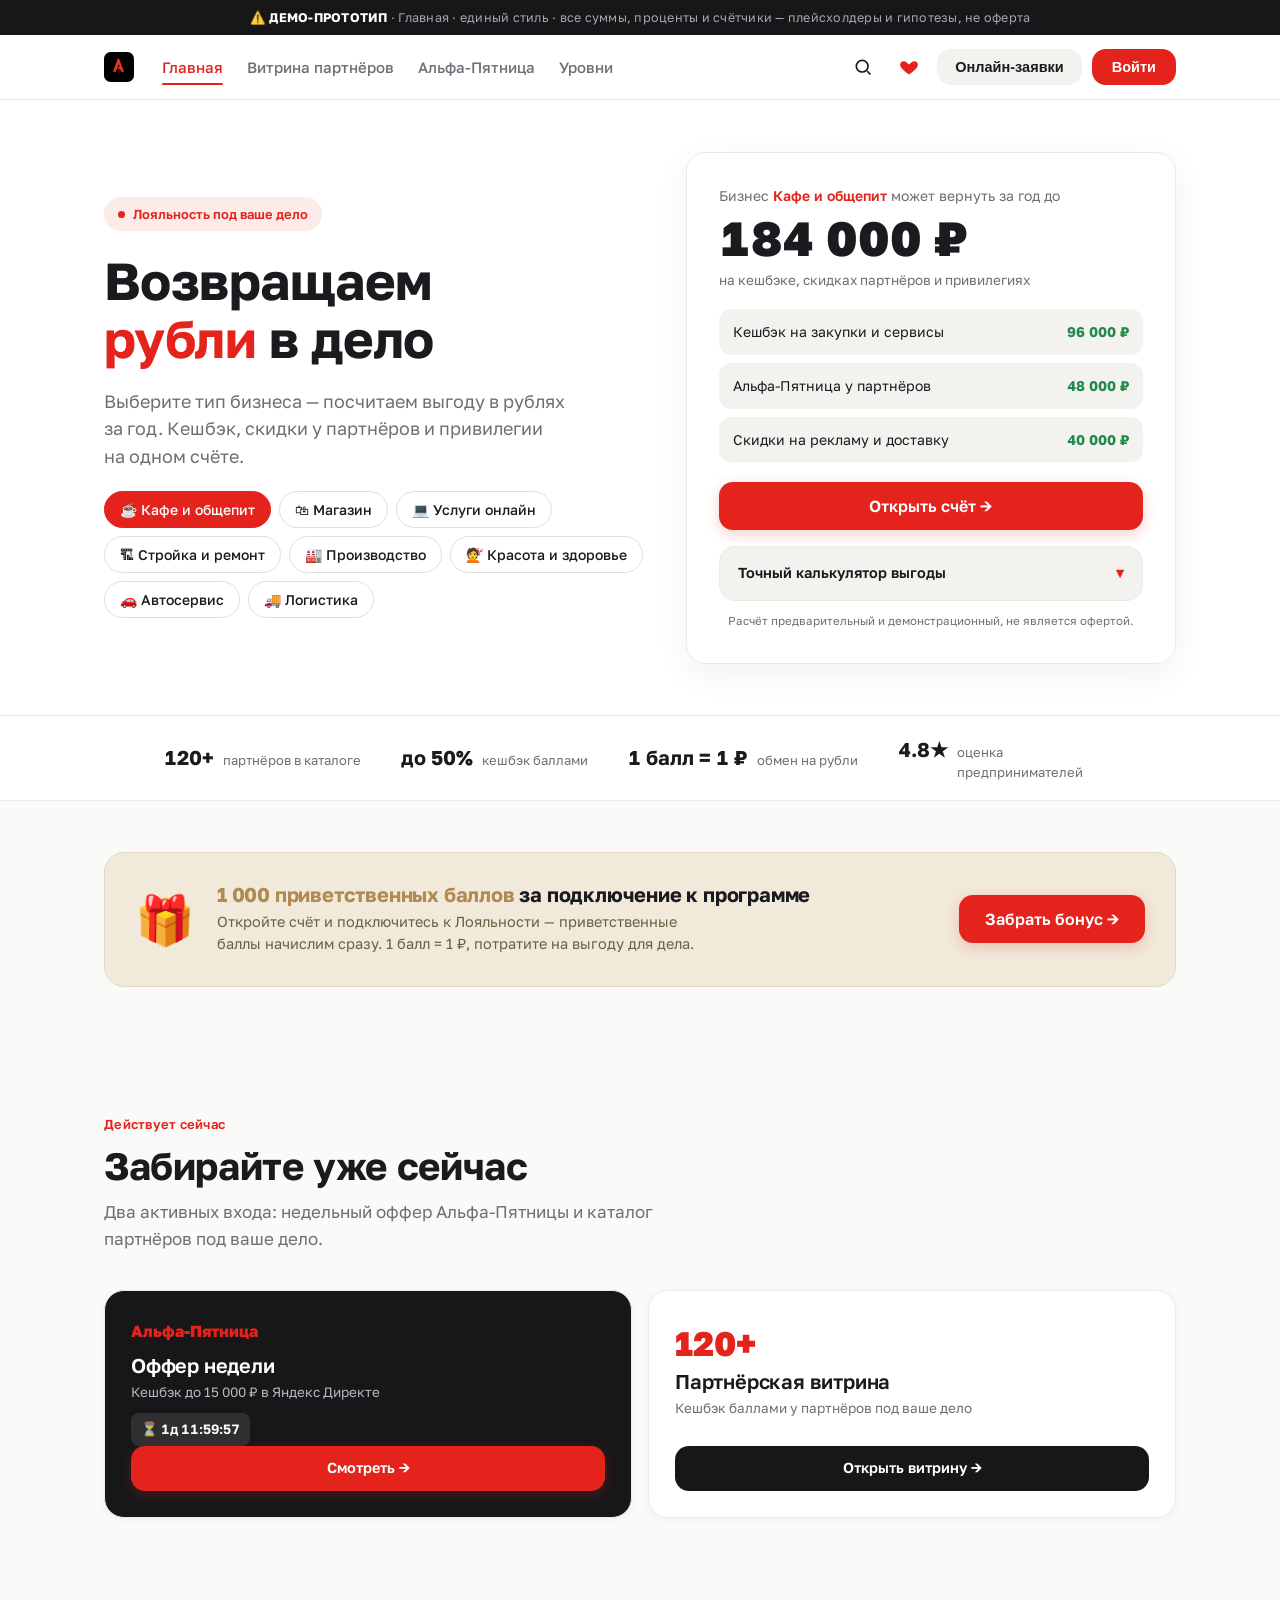
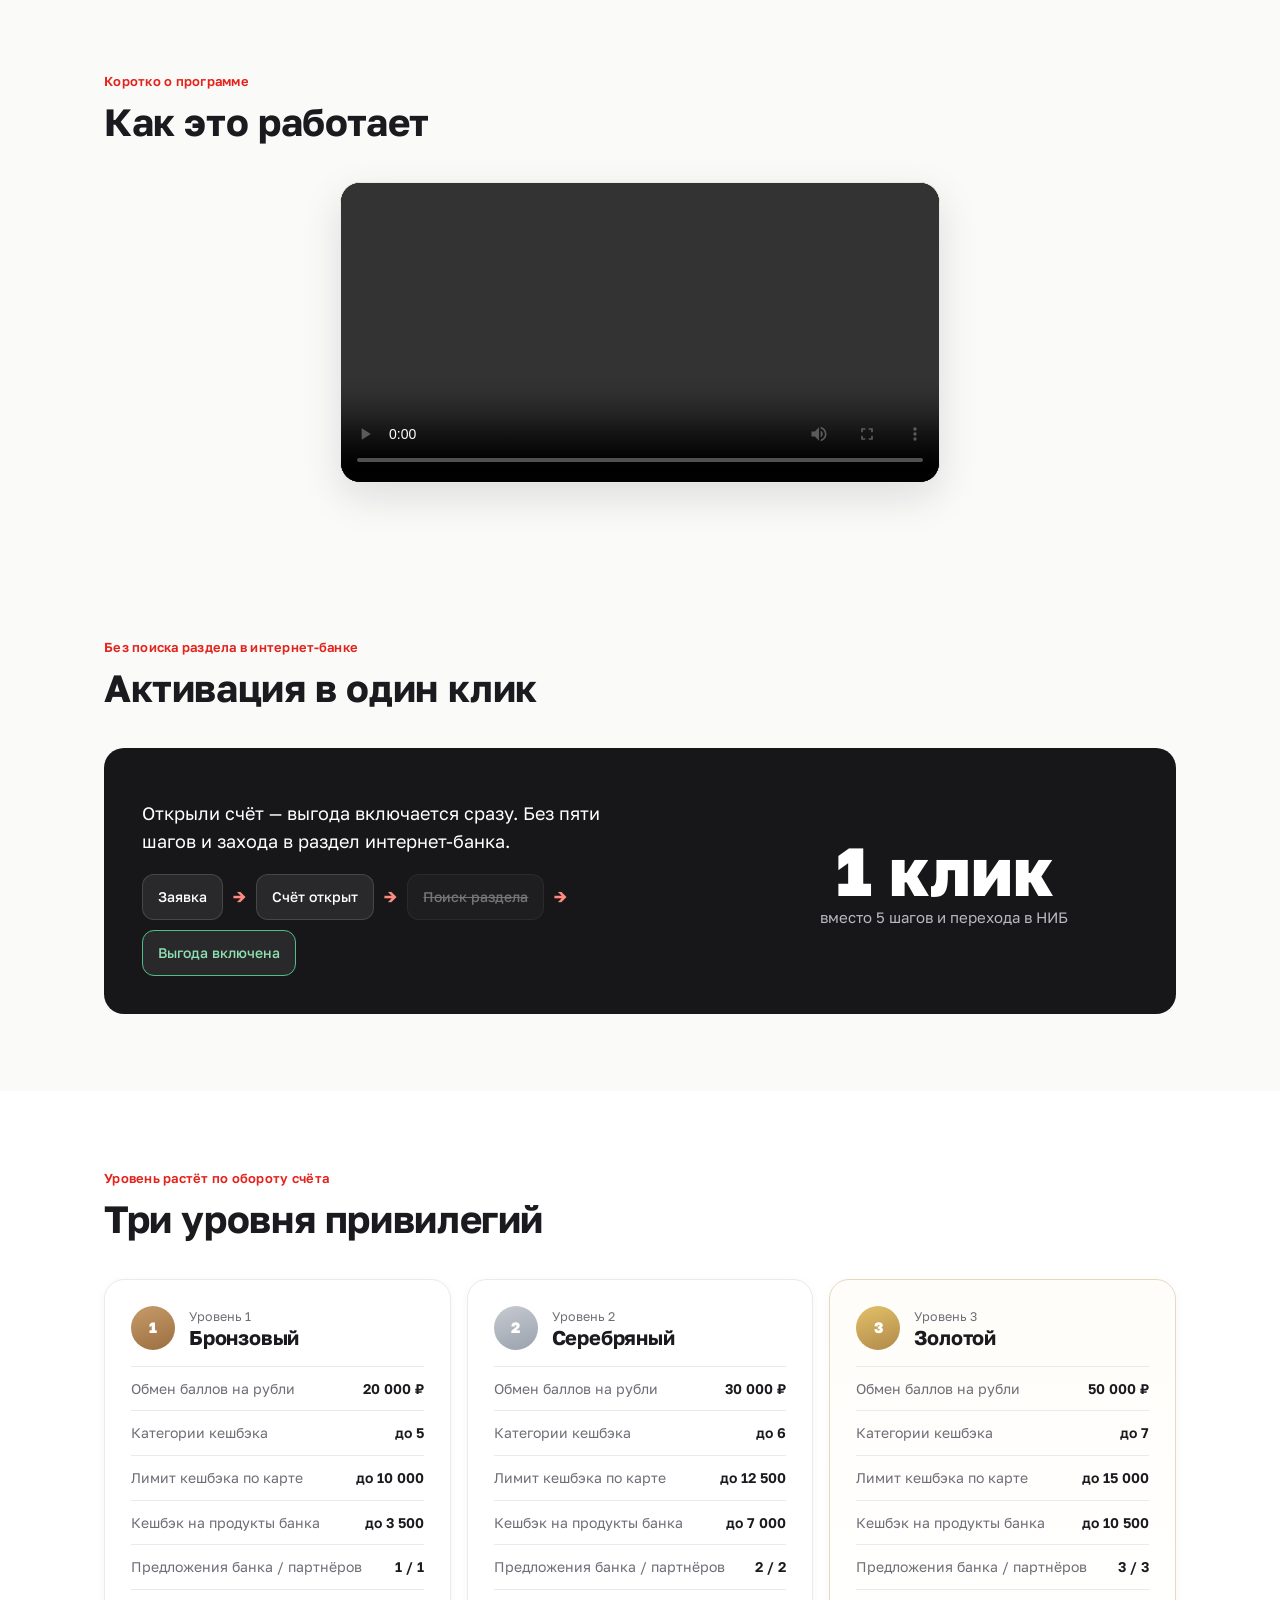
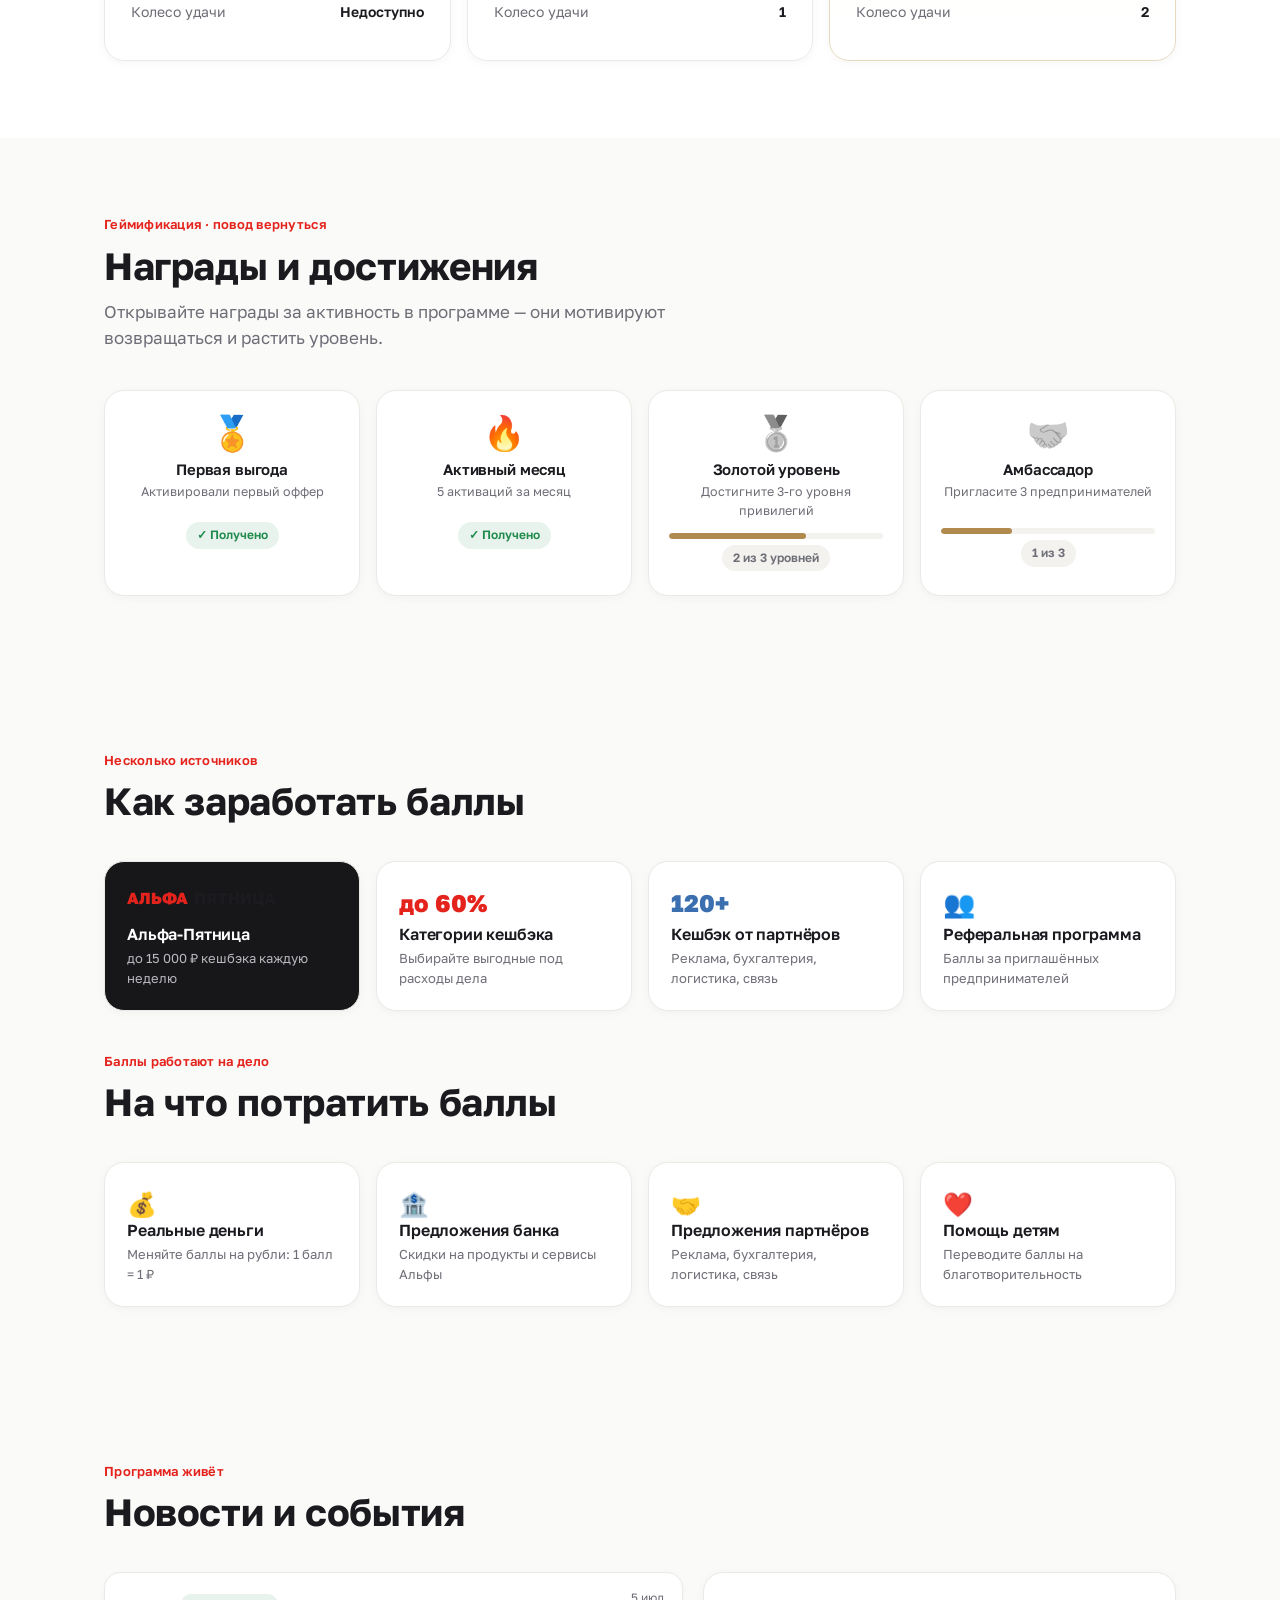
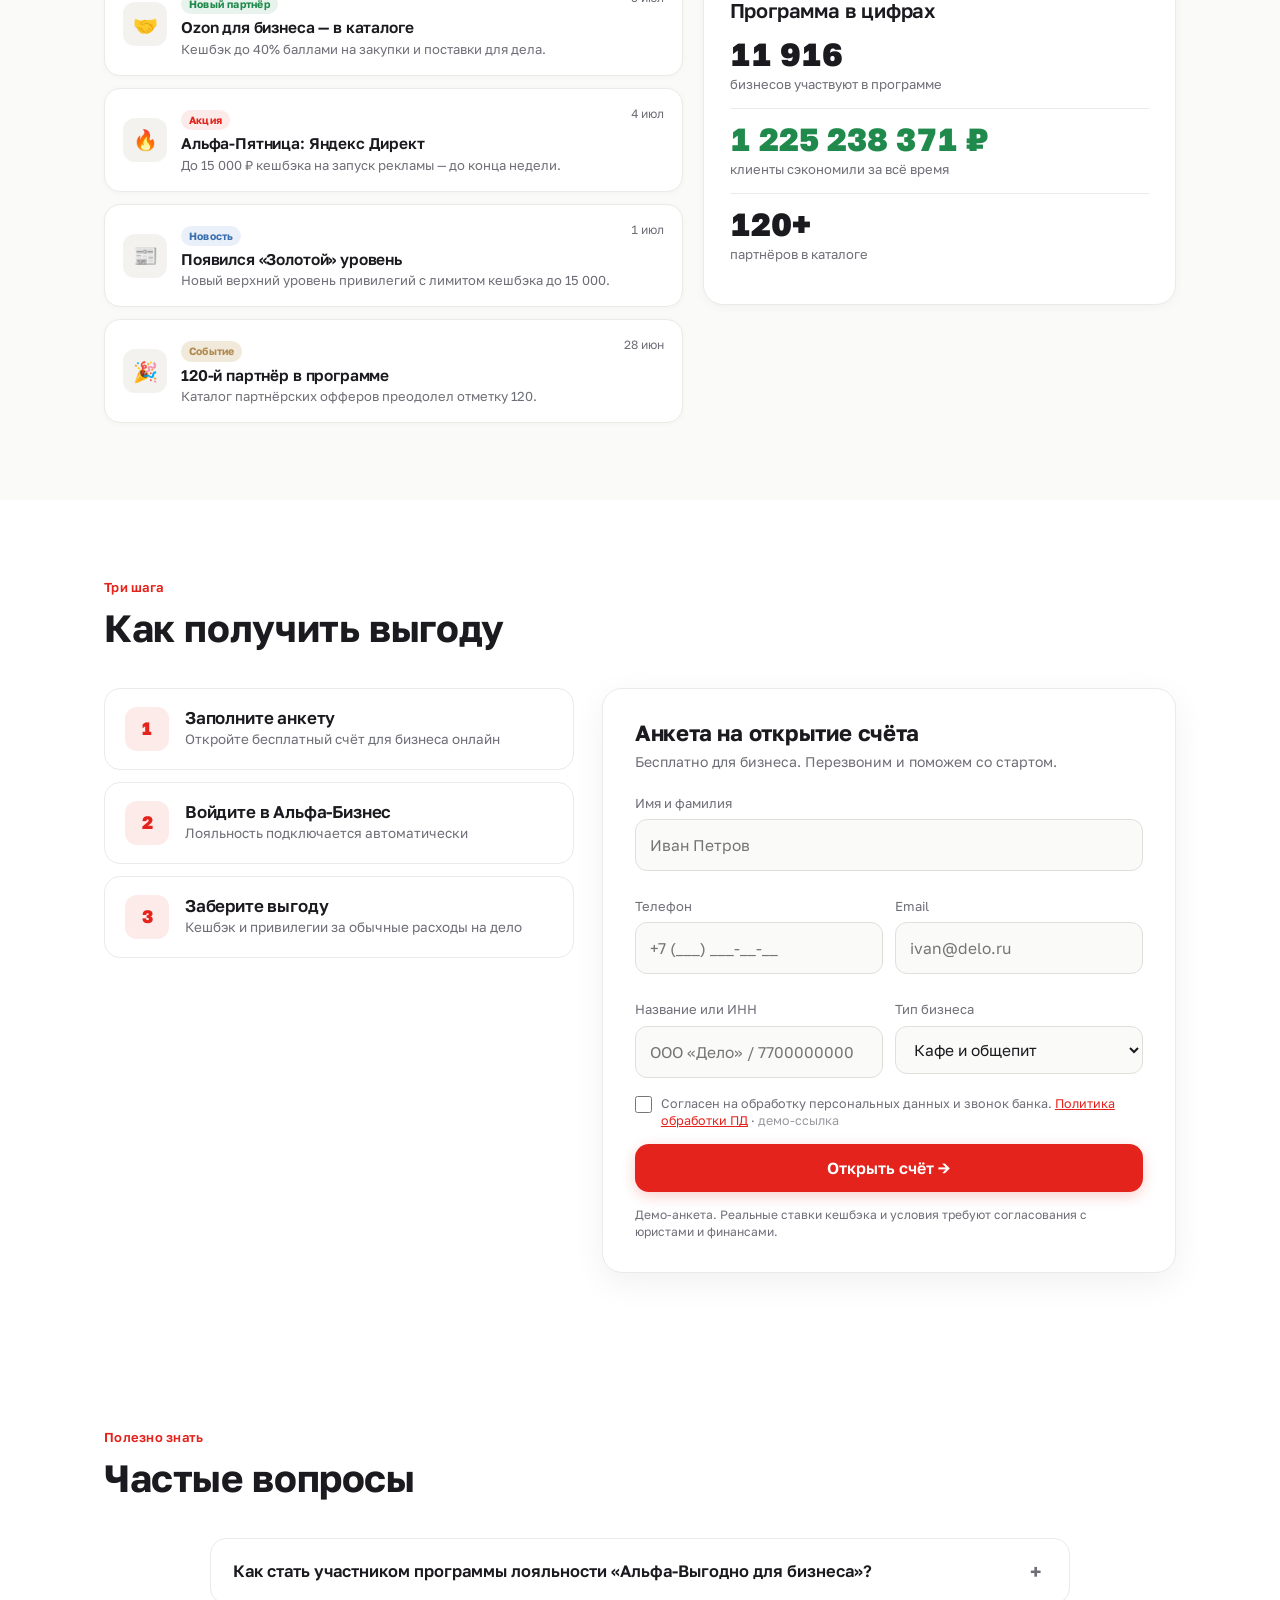
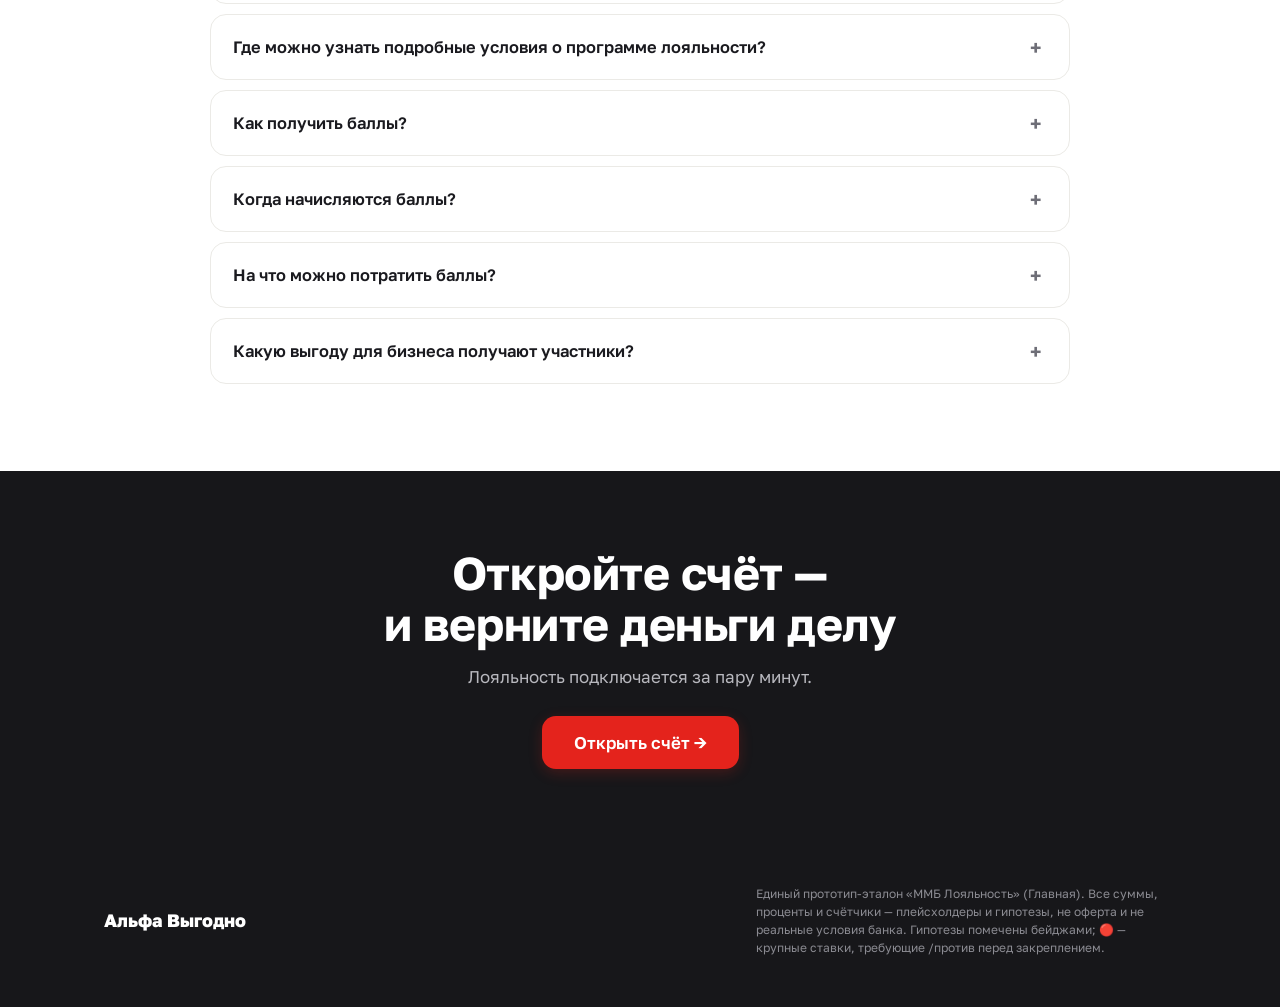
<file: index.html>
<!DOCTYPE html>
<html lang="ru">
<head>
<meta charset="UTF-8">
<meta name="viewport" content="width=device-width, initial-scale=1.0">
<title>Альфа Выгодно — Главная (единый прототип)</title>
<meta name="robots" content="noindex, nofollow">
<meta name="build" content="20261030-140048">
<meta property="og:title" content="Альфа Выгодно — Главная (единый прототип)">
<meta property="og:description" content="Демо-прототип Главной программы лояльности для бизнеса. Суммы и счётчики условные, не оферта.">
<meta property="og:type" content="website">
<meta property="og:url" content="https://mastermaxhoi-lang.github.io/loyalty-prototype/">
<meta property="og:image" content="https://mastermaxhoi-lang.github.io/loyalty-prototype/og.jpg">
<meta property="og:image:width" content="1200">
<meta property="og:image:height" content="630">
<meta name="twitter:card" content="summary_large_image">

<link rel="preconnect" href="https://fonts.googleapis.com"><link rel="preconnect" href="https://fonts.gstatic.com" crossorigin>
<link href="https://fonts.googleapis.com/css2?family=Unbounded:wght@600;700;800;900&family=Golos+Text:wght@400;500;600;700&display=swap" rel="stylesheet">
<link rel="stylesheet" href="style.css">
</head>
<body>
<div class="demobar">⚠️ <b>ДЕМО-ПРОТОТИП</b> · Главная · единый стиль · все суммы, проценты и счётчики — плейсхолдеры и гипотезы, не оферта</div>

<nav id="nav"><div class="wrap nav-in">
  <span class="a-logo"><svg viewBox="0 0 32 32"><rect width="32" height="32" rx="7" fill="#000"/><path d="M16 7l5.4 14h-3.2l-1-2.9h-2.5l.7-2h1.1L16 12.5 12.6 21H9.4L14.8 7h2.4z" fill="#EF3124"/></svg></span>
  <div class="nav-links">
    <a href="index.html" class="active">Главная</a>
    <a href="#">Витрина партнёров</a>
    <a href="#">Альфа-Пятница</a>
    <a href="#tiers">Уровни</a>
  </div>
  <div class="nav-right">
    <button class="ic-btn" aria-label="Поиск"><svg viewBox="0 0 24 24" fill="none" stroke="currentColor" stroke-width="2"><circle cx="11" cy="11" r="7"/><path d="M21 21l-4-4"/></svg></button>
    <a class="ic-btn heart" href="#" aria-label="Избранное"><svg viewBox="0 0 24 24" fill="currentColor"><path d="M12 21s-7.5-4.6-10-9.2C.5 8.4 2 5 5.5 5 7.8 5 9.3 6.4 12 9c2.7-2.6 4.2-4 6.5-4C22 5 23.5 8.4 22 11.8 19.5 16.4 12 21 12 21z"/></svg></a>
    <button class="pill-dark" onclick="openModal()">Онлайн-заявки</button>
    <button class="pill-red" onclick="openModal()">Войти</button>
    <button class="burger" aria-label="Меню" onclick="menu()">☰</button>
  </div>
</div></nav>

<!-- HERO · Г1 виджет выгоды в рублях + Г2 отраслевой переключатель (🔴) + Г7 точный калькулятор -->
<header class="hero"><div class="wrap hero-grid">
  <div>
    <span class="tagpill"><span class="dot"></span>Лояльность под ваше дело</span>
    <h1>Возвращаем<br><span class="slash">рубли</span> в дело</h1>
    <p class="lead">Выберите тип бизнеса — посчитаем выгоду в рублях за год. Кешбэк, скидки у партнёров и привилегии на одном счёте.</p>
    <div class="chips" id="chips">
      <button class="chip chip--onred active" data-k="cafe">☕ Кафе и общепит</button>
      <button class="chip chip--onred" data-k="shop">🛍 Магазин</button>
      <button class="chip chip--onred" data-k="online">💻 Услуги онлайн</button>
      <button class="chip chip--onred" data-k="build">🏗 Стройка и ремонт</button>
      <button class="chip chip--onred" data-k="prod">🏭 Производство</button>
      <button class="chip chip--onred" data-k="beauty">💇 Красота и здоровье</button>
      <button class="chip chip--onred" data-k="auto">🚗 Автосервис</button>
      <button class="chip chip--onred" data-k="transport">🚚 Логистика</button>
    </div>
  </div>
  <div class="vpanel">
    <div class="lbl">Бизнес <span class="biz" id="biz-name">Кафе</span> может вернуть за год до</div>
    <div class="vbig" id="vbig">0 ₽</div>
    <div class="vsub">на кешбэке, скидках партнёров и привилегиях</div>
    <div class="vrows" id="vrows"></div>
    <button class="btn btn-lime" onclick="goForm()">Открыть счёт →</button>
    <!-- Г7 · точный калькулятор -->
    <details class="calc" id="calc">
      <summary><span><span class="hyp" style="margin-right:8px">Г7</span>Точный калькулятор выгоды</span><span class="chev">▾</span></summary>
      <div class="cbody">
        <div class="slider">
          <label>Оборот по счёту в месяц <b id="c-turn">800 000 ₽</b></label>
          <input type="range" id="s-turn" min="100000" max="5000000" step="50000" value="800000">
        </div>
        <div class="slider">
          <label>Средний кешбэк по вашим категориям <b id="c-rate">3,0%</b></label>
          <input type="range" id="s-rate" min="10" max="60" step="1" value="30">
        </div>
        <div class="cres"><span>Выгода за год ≈</span><b id="c-out">0 ₽</b></div>
        <p class="fine" style="margin-top:10px">Демо-расчёт: оборот × 12 × ставка. Реальные ставки и лимиты — по условиям программы.</p>
      </div>
    </details>
    <div class="vnote">Расчёт предварительный и демонстрационный, не является офертой.</div>
  </div>
</div></header>

<!-- Г5 · полоса социального доказательства -->
<div class="proof">
  <div class="it"><span class="n">120+</span><span class="t">партнёров в каталоге</span></div>
  <div class="it"><span class="n">до 50%</span><span class="t">кешбэк баллами</span></div>
  <div class="it"><span class="n">1 балл = 1 ₽</span><span class="t">обмен на рубли</span></div>
  <div class="it"><span class="n">4.8★</span><span class="t">оценка предпринимателей</span></div>
</div>

<!-- Welcome-бонус за регистрацию -->
<section class="band ink pad-sm"><div class="wrap">
  <div class="welcome reveal">
    <div class="wc-ic">🎁</div>
    <div class="wc-body">
      <h3><b>1 000 приветственных баллов</b> за подключение к программе</h3>
      <p>Откройте счёт и подключитесь к Лояльности — приветственные баллы начислим сразу. 1 балл = 1 ₽, потратите на выгоду для дела.</p>
    </div>
    <button class="btn btn-lime" onclick="goForm()">Забрать бонус →</button>
  </div>
</div></section>

<!-- «Действует сейчас»: Пятница + Витрина -->
<section class="band ink" id="widget"><div class="wrap">
  <div class="band-head reveal"><span class="k">Действует сейчас</span><h2>Забирайте уже сейчас</h2><p>Два активных входа: недельный оффер Альфа-Пятницы и каталог партнёров под ваше дело.</p></div>
  <div class="widget">
    <div class="w-card w-friday reveal">
      <div>
        <div class="graffiti"><span class="gr1">Альфа-Пятница</span></div>
        <h3 style="margin-top:8px">Оффер недели</h3>
        <p style="font-size:13.5px;margin-top:6px">Кешбэк до 15 000 ₽ в Яндекс Директе</p>
        <div class="timer">⏳ <span id="ftimer">1д 12:00:00</span></div>
      </div>
      <a class="btn btn-lime btn-sm" href="#">Смотреть →</a>
    </div>
    <div class="w-card w-vitrina reveal">
      <div><div class="big">120+</div><h3>Партнёрская витрина</h3><p style="color:var(--muted);font-size:13.5px;margin-top:6px">Кешбэк баллами у партнёров под ваше дело</p></div>
      <a class="btn btn-dark btn-sm" href="#">Открыть витрину →</a>
    </div>
  </div>
</div></section>

<!-- Видео о программе -->
<section class="band ink-2"><div class="wrap">
  <div class="band-head reveal"><span class="k">Коротко о программе</span><h2>Как это работает</h2></div>
  <div class="videowrap reveal" style="max-width:600px">
    <video src="video.mp4" controls preload="metadata" playsinline></video>
  </div>
</div></section>

<!-- Г3 · Активация в 1 клик (🔴 кандидат, межкоманда с НИБ) -->
<section class="band ink-2" id="oneclick"><div class="wrap">
  <div class="band-head reveal"><span class="k">Без поиска раздела в интернет-банке</span><h2>Активация в один клик</h2></div>
  <div class="oneclick reveal">
    <div class="oneclick-grid">
      <div>
        <span class="hyp cand">🔴 Г3 · активация в 1 клик · кандидат</span>
        <p style="margin-top:14px;font-size:18px;max-width:44ch">Открыли счёт — выгода включается сразу. Без пяти шагов и захода в раздел интернет-банка.</p>
        <div class="flow">
          <span class="node">Заявка</span><span class="arr">→</span>
          <span class="node">Счёт открыт</span><span class="arr">→</span>
          <span class="node dim">Поиск раздела</span><span class="arr">→</span>
          <span class="node" style="border-color:#4FBF85;color:#8FE0B0">Выгода включена</span>
        </div>
        <div class="cand-note">🔴 Крупная ставка · зависит от реального процесса активации (НИБ/РКО). Перед закреплением в план — /против + техпроверка «правда ли включается автоматически».</div>
      </div>
      <div class="big1">1 клик<span>вместо 5 шагов и перехода в НИБ</span></div>
    </div>
  </div>
</div></section>

<!-- Г8 · Три уровня привилегий (Золотой вместо второго Серебряного) -->
<section class="band violet" id="tiers"><div class="wrap">
  <div class="band-head reveal"><span class="k">Уровень растёт по обороту счёта</span><h2>Три уровня привилегий</h2><p><span class="hyp">Г8 · лестница Бронзовый → Серебряный → Золотой</span></p></div>
  <div class="tiers">
    <div class="tier t1 reveal"><div class="head"><div class="lion">1</div><div><div class="lvl">Уровень 1</div><h3>Бронзовый</h3></div></div>
      <dl><div class="rowi"><dt>Обмен баллов на рубли</dt><dd>20 000 ₽</dd></div><div class="rowi"><dt>Категории кешбэка</dt><dd>до 5</dd></div><div class="rowi"><dt>Лимит кешбэка по карте</dt><dd>до 10 000</dd></div><div class="rowi"><dt>Кешбэк на продукты банка</dt><dd>до 3 500</dd></div><div class="rowi"><dt>Предложения банка / партнёров</dt><dd>1 / 1</dd></div><div class="rowi"><dt>Колесо удачи</dt><dd>Недоступно</dd></div></dl></div>
    <div class="tier t2 reveal"><div class="head"><div class="lion">2</div><div><div class="lvl">Уровень 2</div><h3>Серебряный</h3></div></div>
      <dl><div class="rowi"><dt>Обмен баллов на рубли</dt><dd>30 000 ₽</dd></div><div class="rowi"><dt>Категории кешбэка</dt><dd>до 6</dd></div><div class="rowi"><dt>Лимит кешбэка по карте</dt><dd>до 12 500</dd></div><div class="rowi"><dt>Кешбэк на продукты банка</dt><dd>до 7 000</dd></div><div class="rowi"><dt>Предложения банка / партнёров</dt><dd>2 / 2</dd></div><div class="rowi"><dt>Колесо удачи</dt><dd>1</dd></div></dl></div>
    <div class="tier t3 reveal"><div class="head"><div class="lion">3</div><div><div class="lvl">Уровень 3</div><h3>Золотой</h3></div></div>
      <dl><div class="rowi"><dt>Обмен баллов на рубли</dt><dd>50 000 ₽</dd></div><div class="rowi"><dt>Категории кешбэка</dt><dd>до 7</dd></div><div class="rowi"><dt>Лимит кешбэка по карте</dt><dd>до 15 000</dd></div><div class="rowi"><dt>Кешбэк на продукты банка</dt><dd>до 10 500</dd></div><div class="rowi"><dt>Предложения банка / партнёров</dt><dd>3 / 3</dd></div><div class="rowi"><dt>Колесо удачи</dt><dd>2</dd></div></dl></div>
  </div>
</div></section>

<!-- Блок наград / достижений -->
<section class="band ink"><div class="wrap">
  <div class="band-head reveal"><span class="k">Геймификация · повод вернуться</span><h2>Награды и достижения</h2><p>Открывайте награды за активность в программе — они мотивируют возвращаться и растить уровень.</p></div>
  <div class="awards">
    <div class="award reveal"><div class="ic">🏅</div><h4>Первая выгода</h4><div class="sub">Активировали первый оффер</div><span class="status got">✓ Получено</span></div>
    <div class="award reveal"><div class="ic">🔥</div><h4>Активный месяц</h4><div class="sub">5 активаций за месяц</div><span class="status got">✓ Получено</span></div>
    <div class="award locked reveal"><div class="ic">🥇</div><h4>Золотой уровень</h4><div class="sub">Достигните 3-го уровня привилегий</div><div class="prog"><i style="width:64%"></i></div><span class="status lock">2 из 3 уровней</span></div>
    <div class="award locked reveal"><div class="ic">🤝</div><h4>Амбассадор</h4><div class="sub">Пригласите 3 предпринимателей</div><div class="prog"><i style="width:33%"></i></div><span class="status lock">1 из 3</span></div>
  </div>
</div></section>

<!-- Баллы: заработать + потратить -->
<section class="band ink" id="points"><div class="wrap">
  <div class="band-head reveal"><span class="k">Несколько источников</span><h2>Как заработать баллы</h2></div>
  <div class="grid4" style="margin-bottom:18px">
    <a class="ec dark reveal" href="#"><div class="graffiti"><span class="gr1">АЛЬФА</span><span class="gr2">ПЯТНИЦА</span></div><div><h3>Альфа-Пятница</h3><p>до 15 000 ₽ кешбэка каждую неделю</p></div></a>
    <div class="ec red reveal"><div class="big">до 60%</div><div><h3>Категории кешбэка</h3><p>Выбирайте выгодные под расходы дела</p></div></div>
    <a class="ec blue reveal" href="#"><div class="big">120+</div><div><h3>Кешбэк от партнёров</h3><p>Реклама, бухгалтерия, логистика, связь</p></div></a>
    <div class="ec violet reveal"><div class="ic">👥</div><div><h3>Реферальная программа</h3><p>Баллы за приглашённых предпринимателей</p></div></div>
  </div>
  <div class="band-head reveal" style="margin-top:40px"><span class="k">Баллы работают на дело</span><h2>На что потратить баллы</h2></div>
  <div class="spend">
    <div class="sp reveal"><div class="ic">💰</div><div><h3>Реальные деньги</h3><p>Меняйте баллы на рубли: 1 балл = 1 ₽</p></div></div>
    <div class="sp reveal"><div class="ic">🏦</div><div><h3>Предложения банка</h3><p>Скидки на продукты и сервисы Альфы</p></div></div>
    <a class="sp reveal" href="#"><div class="ic">🤝</div><div><h3>Предложения партнёров</h3><p>Реклама, бухгалтерия, логистика, связь</p></div></a>
    <div class="sp reveal"><div class="ic">❤️</div><div><h3>Помощь детям</h3><p>Переводите баллы на благотворительность</p></div></div>
  </div>
</div></section>

<!-- Новостной виджет: «Новости и события» + «Программа в цифрах» (объединённый блок, решение PO 05.07) -->
<section class="band ink-2" id="news"><div class="wrap">
  <div class="band-head reveal"><span class="k">Программа живёт</span><h2>Новости и события</h2></div>
  <div class="newsgrid">
    <div class="feed">
      <div class="fitem reveal" onclick="to('#widget')"><div class="fic">🤝</div><div><span class="ftag partner">Новый партнёр</span><h4>Ozon для бизнеса — в каталоге</h4><p>Кешбэк до 40% баллами на закупки и поставки для дела.</p></div><span class="date">5 июл</span></div>
      <div class="fitem reveal" onclick="location.href='#'"><div class="fic">🔥</div><div><span class="ftag promo">Акция</span><h4>Альфа-Пятница: Яндекс Директ</h4><p>До 15 000 ₽ кешбэка на запуск рекламы — до конца недели.</p></div><span class="date">4 июл</span></div>
      <div class="fitem reveal" onclick="to('#tiers')"><div class="fic">📰</div><div><span class="ftag news">Новость</span><h4>Появился «Золотой» уровень</h4><p>Новый верхний уровень привилегий с лимитом кешбэка до 15 000.</p></div><span class="date">1 июл</span></div>
      <div class="fitem reveal" onclick="location.href='#'"><div class="fic">🎉</div><div><span class="ftag event">Событие</span><h4>120-й партнёр в программе</h4><p>Каталог партнёрских офферов преодолел отметку 120.</p></div><span class="date">28 июн</span></div>
    </div>
    <div class="numbers reveal">
      <h3>Программа в цифрах</h3>
      <div class="numstat"><div class="big countup" data-target="12480">0</div><div class="lbl">бизнесов участвуют в программе</div></div>
      <div class="numstat"><div class="big countup" data-money="1" data-target="1284000000">0 ₽</div><div class="lbl">клиенты сэкономили за всё время</div></div>
      <div class="numstat"><div class="big">120+</div><div class="lbl">партнёров в каталоге</div></div>
    </div>
  </div>
</div></section>

<!-- Анкета / три шага -->
<section class="band lime" id="start"><div class="wrap">
  <div class="band-head reveal"><span class="k">Три шага</span><h2>Как получить выгоду</h2></div>
  <div class="anketa-grid">
    <div class="steps">
      <div class="step reveal"><div class="n">1</div><div><h3>Заполните анкету</h3><p>Откройте бесплатный счёт для бизнеса онлайн</p></div></div>
      <div class="step reveal"><div class="n">2</div><div><h3>Войдите в Альфа-Бизнес</h3><p>Лояльность подключается автоматически</p></div></div>
      <div class="step reveal"><div class="n">3</div><div><h3>Заберите выгоду</h3><p>Кешбэк и привилегии за обычные расходы на дело</p></div></div>
    </div>
    <form class="form reveal" id="form-main" onsubmit="return submitF('form-main','ok')">
      <h3>Анкета на открытие счёта</h3><p class="sub">Бесплатно для бизнеса. Перезвоним и поможем со стартом.</p>
      <div class="form-row">
        <div class="field full"><label>Имя и фамилия</label><input id="f-name" data-req type="text" placeholder="Иван Петров"></div>
        <div class="field"><label>Телефон</label><input data-req type="tel" placeholder="+7 (___) ___-__-__"></div>
        <div class="field"><label>Email</label><input type="email" placeholder="ivan@delo.ru"></div>
        <div class="field"><label>Название или ИНН</label><input type="text" placeholder="ООО «Дело» / 7700000000"></div>
        <div class="field"><label>Тип бизнеса</label><select><option>Кафе и общепит</option><option>Магазин</option><option>Услуги онлайн</option><option>Стройка</option><option>Другое</option></select></div>
      </div>
      <button class="btn btn-red" style="width:100%" type="submit">Открыть счёт →</button>
      <div class="ok" id="ok">✓ Анкета принята — это демо, ничего не отправлено</div>
      <p class="fine">Демо-анкета. Реальные ставки кешбэка и условия требуют согласования с юристами и финансами.</p>
    </form>
  </div>
</div></section>

<!-- FAQ -->
<section class="band white" id="faq"><div class="wrap">
  <div class="band-head reveal"><span class="k">Полезно знать</span><h2>Частые вопросы</h2></div>
  <div class="faq" id="faqlist"></div>
</div></section>

<!-- Г4 · Финальный конверсионный CTA -->
<section class="ctaband"><div class="wrap">
  <h2 class="reveal">Откройте счёт —<br>и верните деньги делу</h2>
  <p class="reveal">Лояльность подключается за пару минут. <span class="hyp" style="color:#fff;background:rgba(255,255,255,.15);border-color:rgba(255,255,255,.3)">Г4 · закрывающий CTA</span></p>
  <button class="btn btn-lime btn-lg reveal" onclick="goForm()">Открыть счёт →</button>
</div></section>

<footer><div class="wrap foot-in"><span class="foot-logo">Альфа Выгодно</span><p class="foot-disc">Единый прототип-эталон «ММБ Лояльность» (Главная). Все суммы, проценты и счётчики — плейсхолдеры и гипотезы, не оферта и не реальные условия банка. Гипотезы помечены бейджами; 🔴 — крупные ставки, требующие /против перед закреплением.</p></div></footer>

<!-- Общая модалка-заявка (по CTA в шапке) -->
<div class="modal" id="modal"><div class="box">
  <button class="x" onclick="closeModal()" aria-label="Закрыть">×</button>
  <h3 style="font-size:22px;margin-bottom:6px">Открыть счёт для бизнеса</h3>
  <p class="sub" style="color:var(--muted);font-size:14px;margin-bottom:18px">Бесплатно. Перезвоним и поможем со стартом.</p>
  <form id="form-modal" onsubmit="return submitF('form-modal','ok-modal')">
    <div class="field"><label>Имя и фамилия</label><input data-req type="text" placeholder="Иван Петров"></div>
    <div class="field"><label>Телефон</label><input data-req type="tel" placeholder="+7 (___) ___-__-__"></div>
    <button class="btn btn-red" style="width:100%" type="submit">Отправить заявку →</button>
    <div class="ok" id="ok-modal">✓ Заявка принята — это демо, ничего не отправлено</div>
  </form>
</div></div>

<script src="common.js"></script>
<script>
  // Г1/Г2 · выгода по нишам
  var BIZ={
    cafe:{name:'Кафе и общепит',total:184000,rate:30,turn:800000,rows:[['Кешбэк на закупки и сервисы','96 000 ₽'],['Альфа-Пятница у партнёров','48 000 ₽'],['Скидки на рекламу и доставку','40 000 ₽']]},
    shop:{name:'Магазин',total:232000,rate:34,turn:1100000,rows:[['Кешбэк на эквайринг','120 000 ₽'],['Партнёрские скидки','72 000 ₽'],['Welcome и категории','40 000 ₽']]},
    online:{name:'Услуги онлайн',total:268000,rate:40,turn:900000,rows:[['Кешбэк на рекламу и таргет','150 000 ₽'],['Сервисы и подписки','78 000 ₽'],['Категории под digital','40 000 ₽']]},
    build:{name:'Стройка и ремонт',total:312000,rate:28,turn:1800000,rows:[['Кешбэк на материалы','190 000 ₽'],['Логистика и техника','82 000 ₽'],['Welcome-кешбэк','40 000 ₽']]},
    prod:{name:'Производство',total:356000,rate:26,turn:2200000,rows:[['Кешбэк на сырьё и оборудование','214 000 ₽'],['Логистика и энергия','102 000 ₽'],['Welcome-кешбэк','40 000 ₽']]},
    beauty:{name:'Красота и здоровье',total:156000,rate:32,turn:650000,rows:[['Кешбэк на расходники и косметику','84 000 ₽'],['Реклама и запись клиентов','52 000 ₽'],['Welcome-кешбэк','20 000 ₽']]},
    auto:{name:'Автосервис',total:208000,rate:30,turn:950000,rows:[['Кешбэк на запчасти','118 000 ₽'],['Оборудование и сервисы','70 000 ₽'],['Welcome-кешбэк','20 000 ₽']]},
    transport:{name:'Логистика',total:276000,rate:27,turn:1500000,rows:[['Кешбэк на топливо','156 000 ₽'],['Техобслуживание и сервисы','80 000 ₽'],['Welcome-кешбэк','40 000 ₽']]}
  };
  var curK='cafe';
  function renderBiz(k,animate){
    var b=BIZ[k];curK=k;
    document.getElementById('biz-name').textContent=b.name;
    document.getElementById('vrows').innerHTML=b.rows.map(function(r){return '<div class="vrow"><span>'+r[0]+'</span><b>'+r[1]+'</b></div>';}).join('');
    var el=document.getElementById('vbig'),t=b.total;
    if(animate&&!window.__reduce){var t0=performance.now();(function step(n){var p=Math.min((n-t0)/900,1);p=1-Math.pow(1-p,3);el.textContent=fmtRub(Math.floor(t*p));if(p<1)requestAnimationFrame(step);})(t0);}
    else el.textContent=fmtRub(t);
    // синхронизируем точный калькулятор с выбранной нишей
    document.getElementById('s-turn').value=b.turn;
    document.getElementById('s-rate').value=b.rate;
    calc();
  }
  document.querySelectorAll('#chips .chip').forEach(function(c){c.onclick=function(){document.querySelectorAll('#chips .chip').forEach(function(x){x.classList.remove('active');});c.classList.add('active');renderBiz(c.dataset.k,true);};});

  // Г7 · точный калькулятор
  function calc(){
    var turn=+document.getElementById('s-turn').value, rate=+document.getElementById('s-rate').value;
    document.getElementById('c-turn').textContent=fmtRub(turn);
    document.getElementById('c-rate').textContent=(rate/10).toFixed(1).replace('.',',')+'%';
    var year=Math.round(turn*12*(rate/1000)/1000)*1000;
    document.getElementById('c-out').textContent=fmtRub(year);
  }
  document.getElementById('s-turn').oninput=calc;
  document.getElementById('s-rate').oninput=calc;
  renderBiz('cafe',true);

  // колесо (демо)
  function spin(btn){btn.disabled=true;btn.textContent='Крутим…';var prizes=['50%','100%','кешбэк ×2','подписка в подарок'];setTimeout(function(){btn.disabled=false;btn.textContent='Выпало: '+prizes[Math.floor(Math.random()*prizes.length)]+' 🎉';},900);}

  // FAQ
  renderFAQ('faqlist',[
    ['Как стать участником программы лояльности «Альфа-Выгодно для бизнеса»?','Откройте расчётный счёт для бизнеса — лояльность подключается автоматически. (Демо-ответ.)'],
    ['Где можно узнать подробные условия о программе лояльности?','В правилах программы на сайте банка. (Демо-ответ.)'],
    ['Как получить баллы?','За покупки у партнёров, операции по счёту и участие в акциях. (Демо-ответ.)'],
    ['Когда начисляются баллы?','Обычно в течение нескольких дней после операции. (Демо-ответ.)'],
    ['На что можно потратить баллы?','На рубли (1 балл = 1 ₽), предложения банка и партнёров, благотворительность. (Демо-ответ.)'],
    ['Какую выгоду для бизнеса получают участники?','Кешбэк, скидки у партнёров, повышенные лимиты и привилегии по уровням. (Демо-ответ.)']
  ]);

  // «Программа в цифрах»: счёт вверх при появлении (участники + сколько сэкономили клиенты)
  (function(){
    var done=new WeakSet();
    function fin(el){var t=+el.dataset.target,money=el.dataset.money==='1';el.textContent=money?fmtRub(t):t.toLocaleString('ru-RU');done.add(el);}
    function run(el){
      if(done.has(el))return; done.add(el);
      var t=+el.dataset.target, money=el.dataset.money==='1', t0=performance.now();
      if(window.__reduce){fin(el);return;}
      (function s(n){var p=Math.min((n-t0)/1300,1);p=1-Math.pow(1-p,3);var v=Math.floor(t*p);el.textContent=money?fmtRub(v):v.toLocaleString('ru-RU');if(p<1)requestAnimationFrame(s);})(t0);
    }
    var co=new IntersectionObserver(function(es){es.forEach(function(e){if(e.isIntersecting)run(e.target);});},{threshold:.25});
    var els=document.querySelectorAll('.countup');
    els.forEach(function(el){co.observe(el);});
    // фолбэк: если блок так и не появился в зоне видимости — показать итог, чтобы не осталось «0»
    setTimeout(function(){els.forEach(function(el){if(!done.has(el))fin(el);});},4000);
  })();
</script>
</body>
</html>
</file>
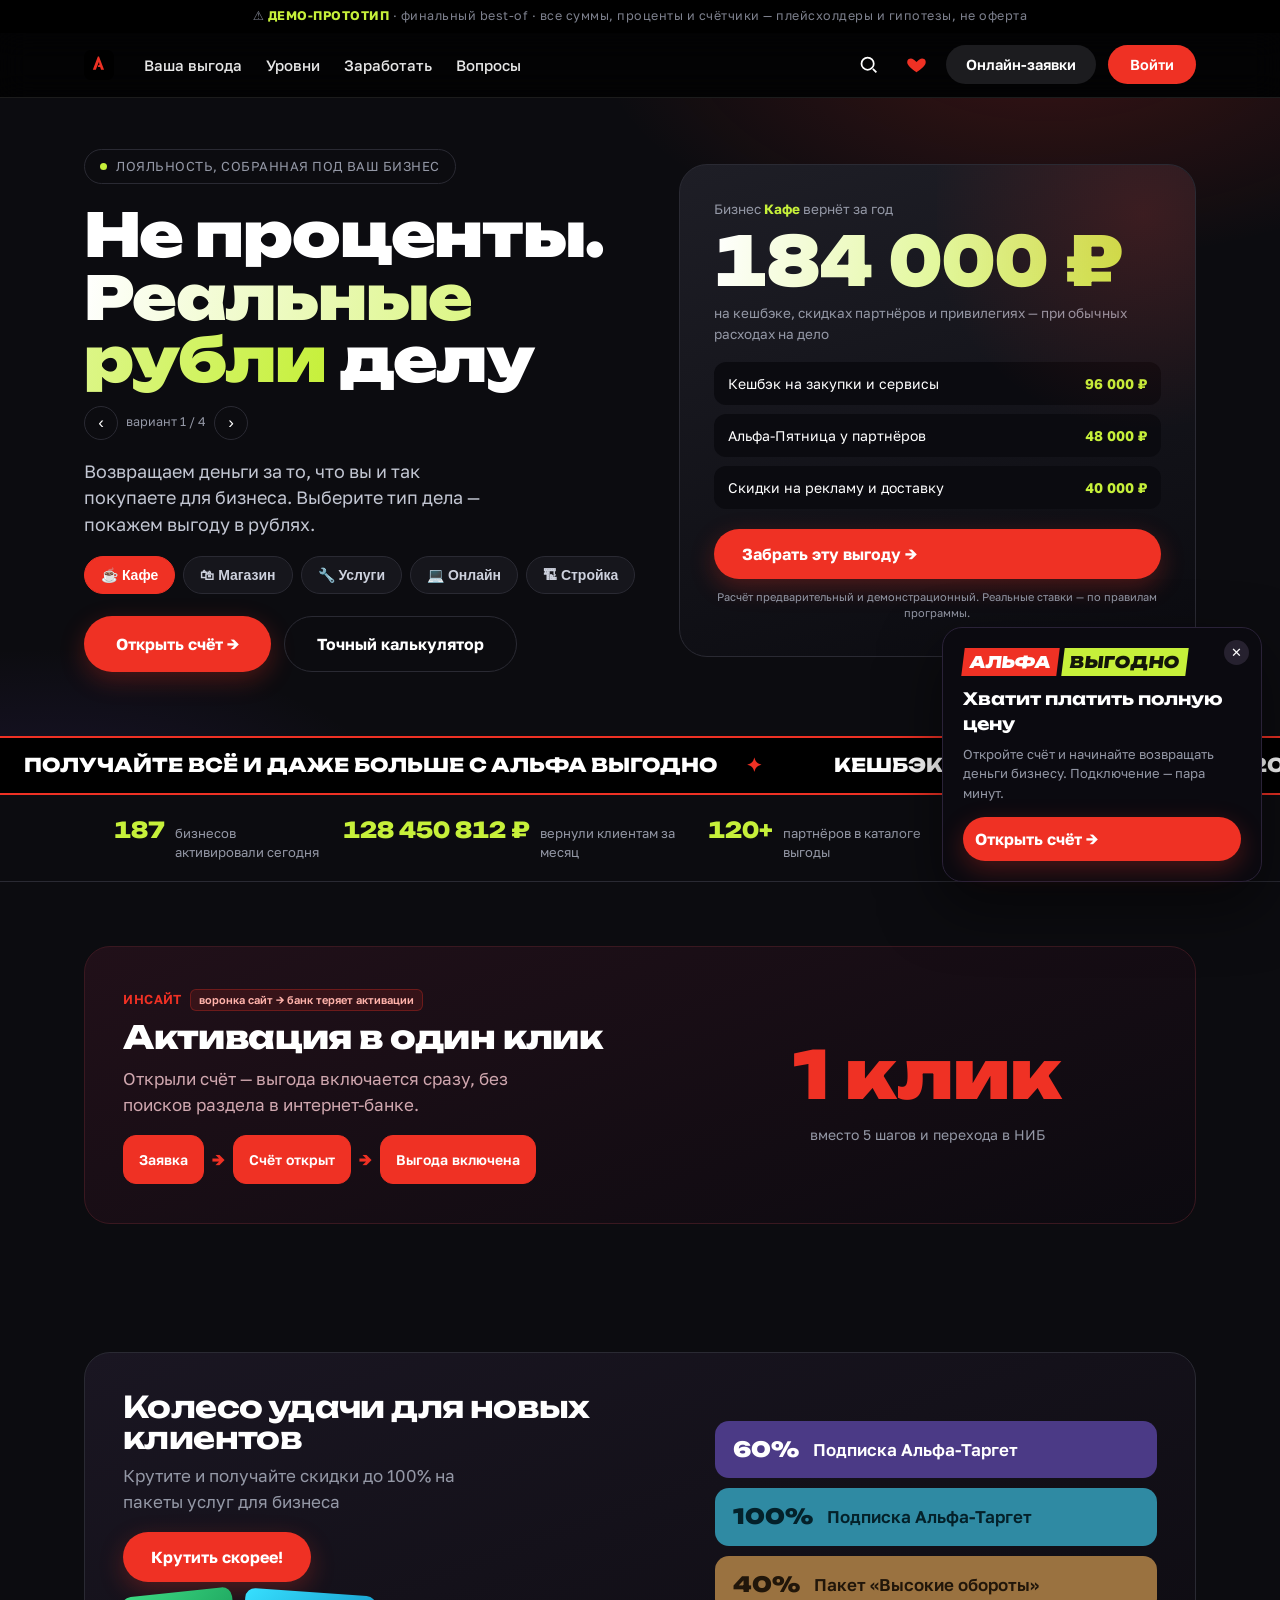
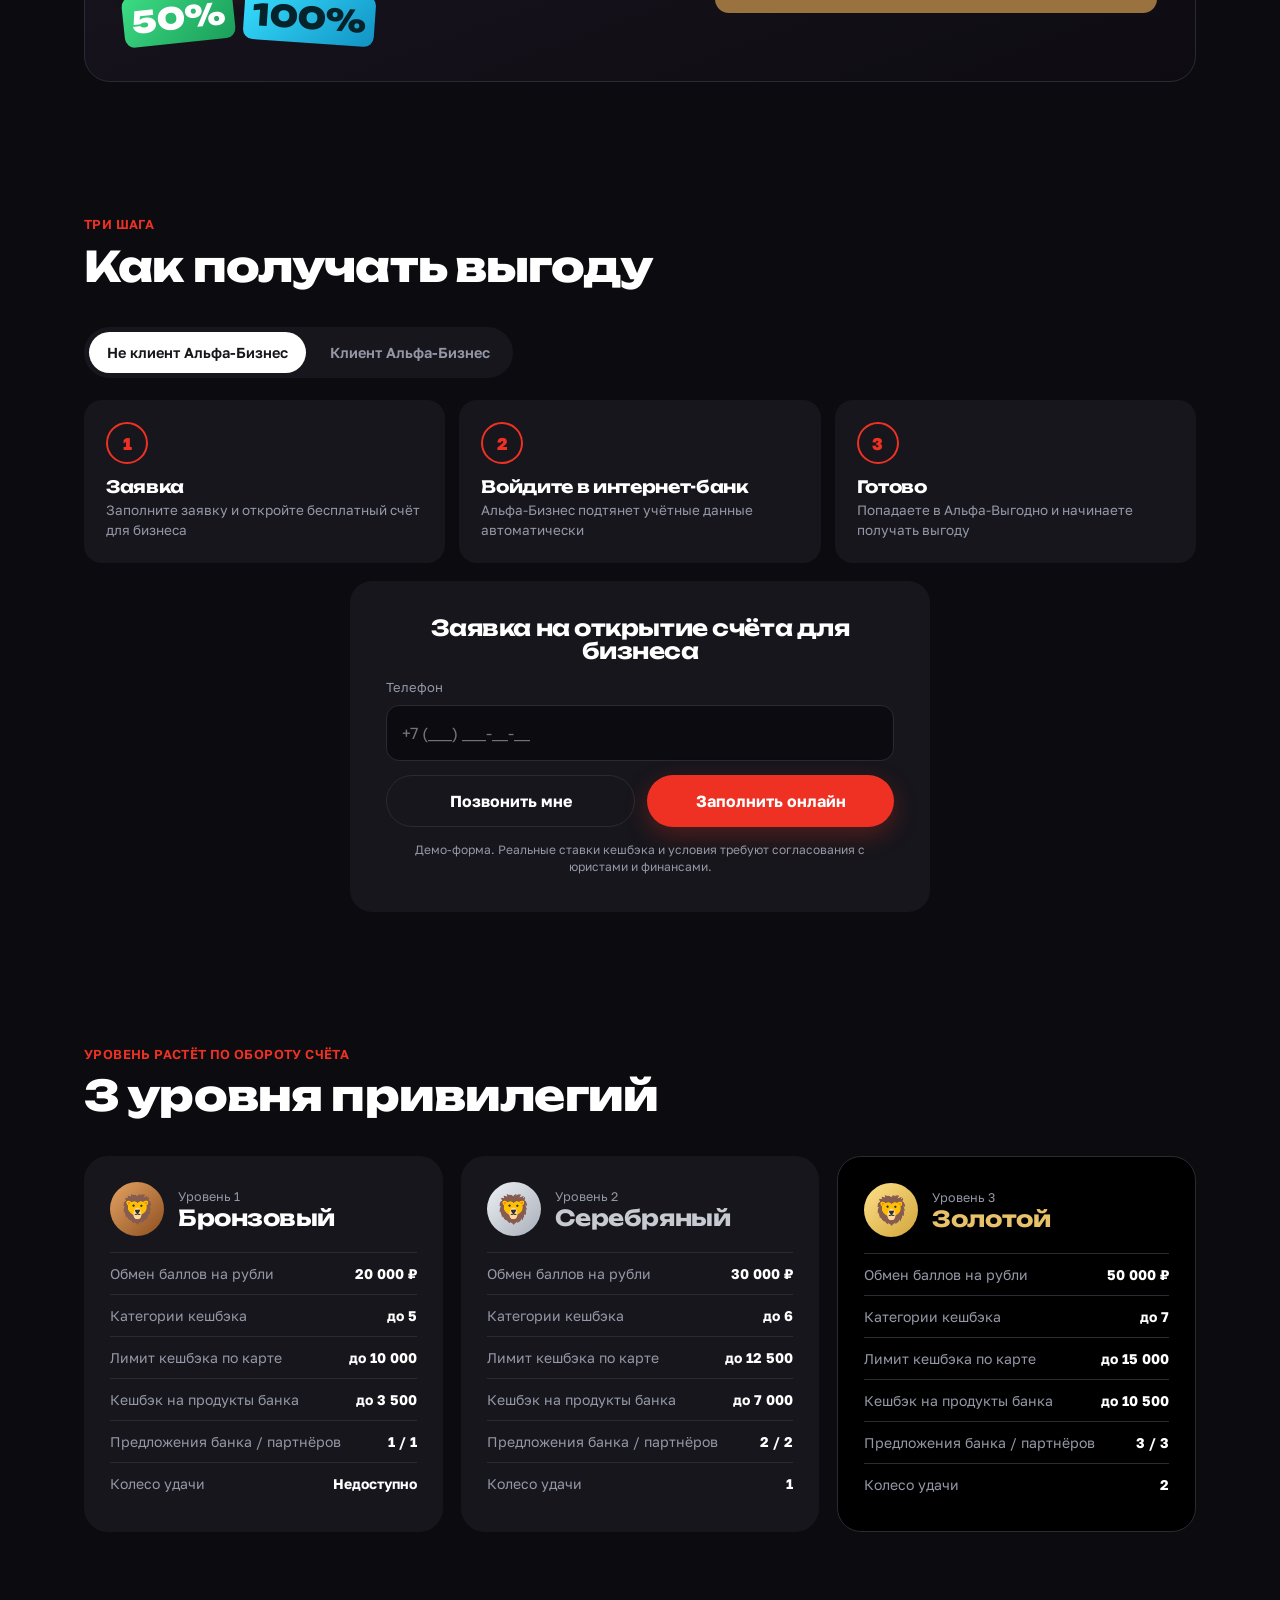
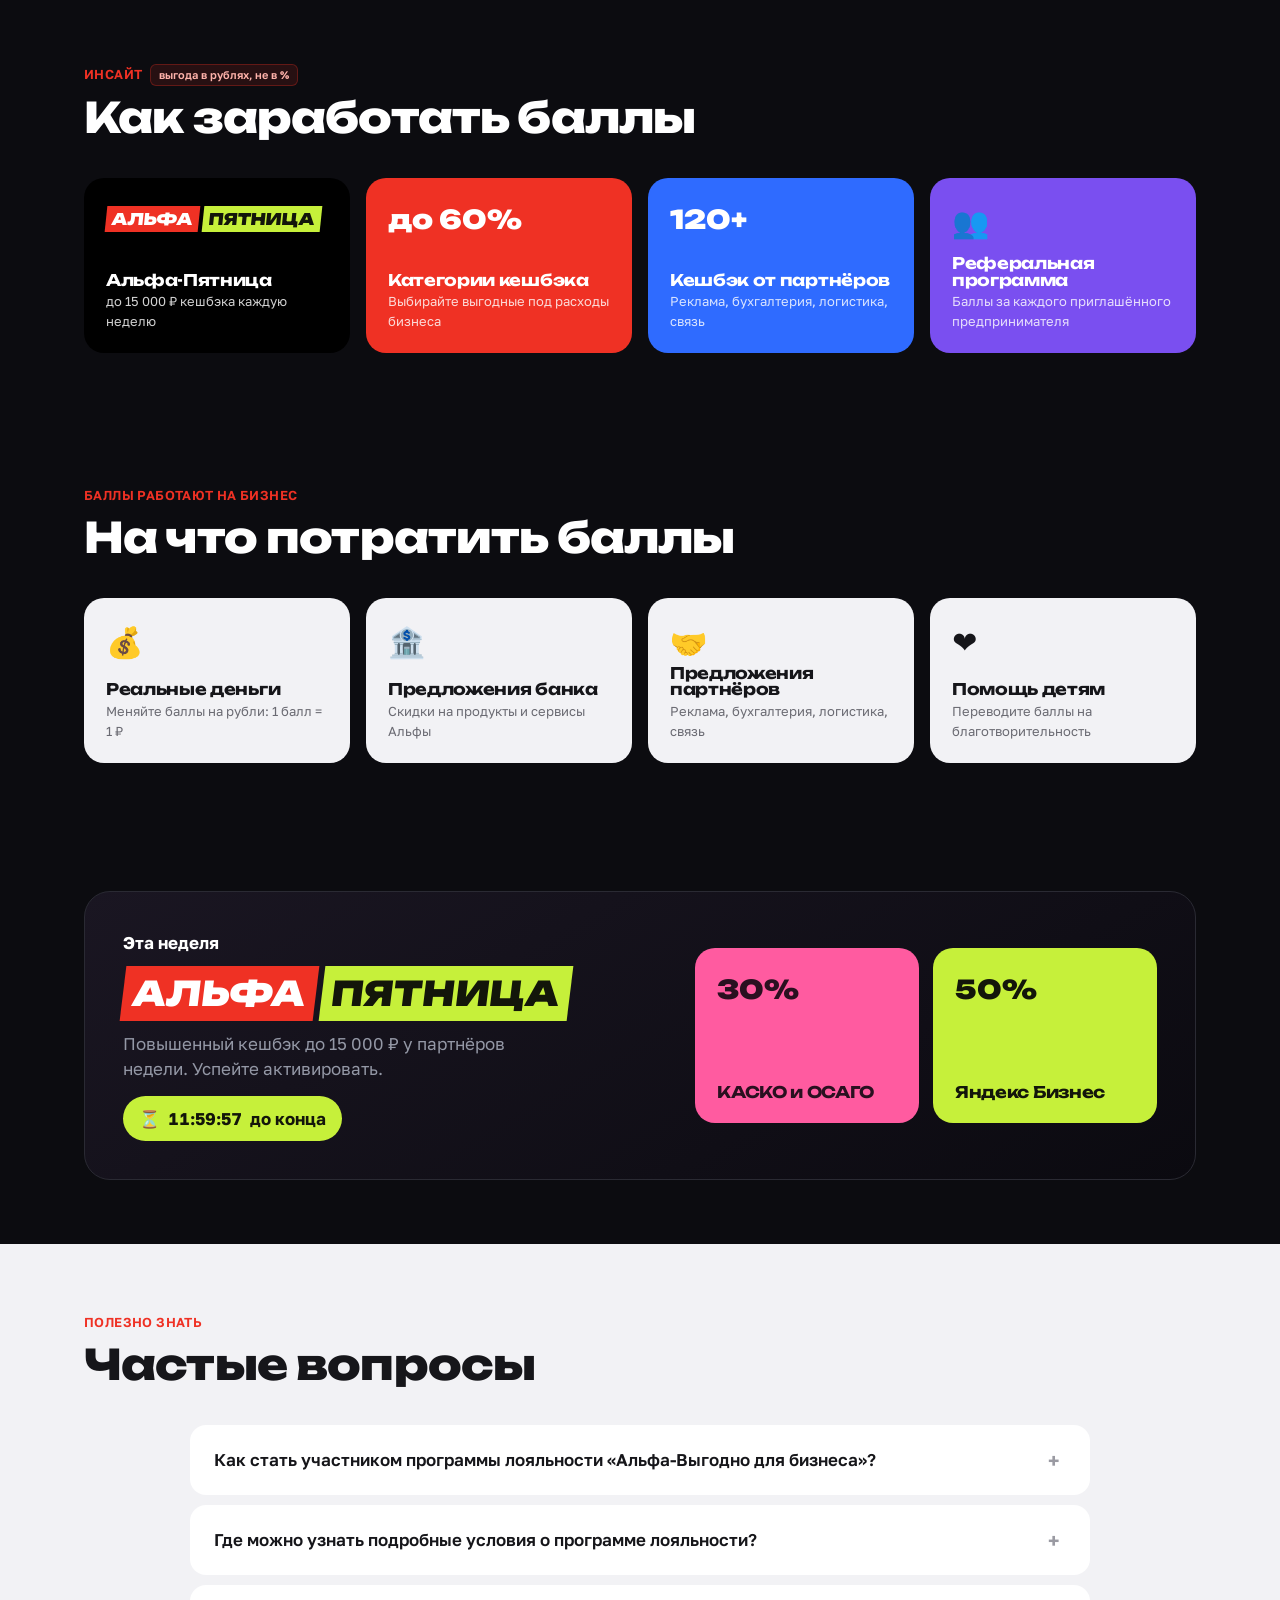
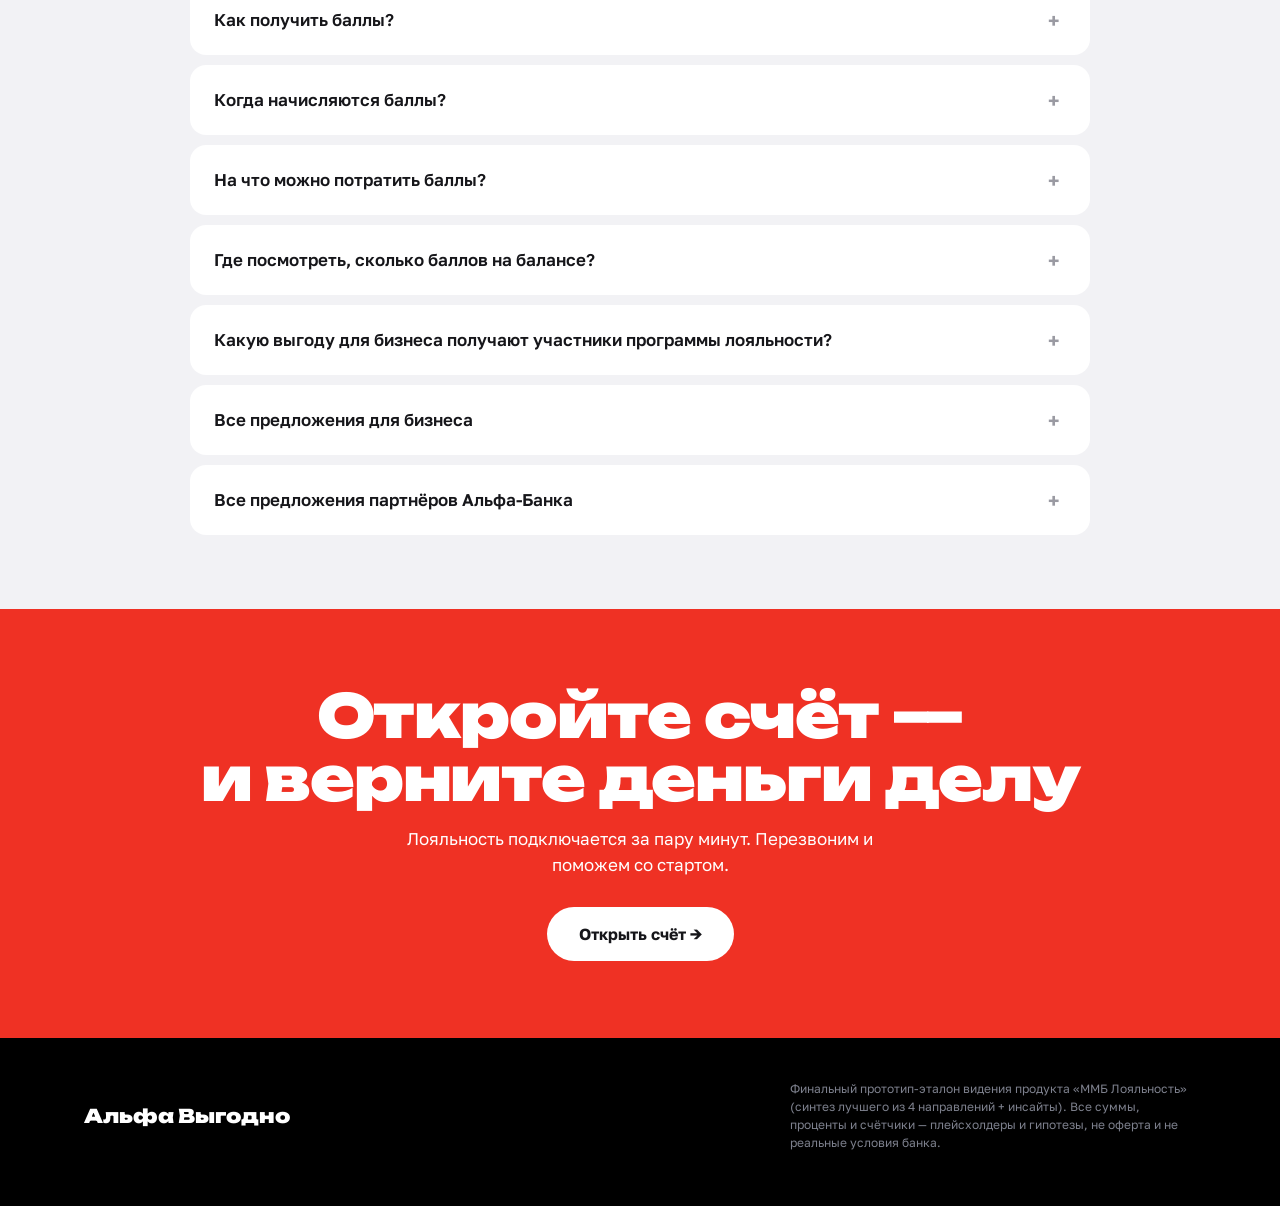
<file: dark.html>
<!DOCTYPE html>
<html lang="ru">
<head>
<meta charset="UTF-8">
<meta name="viewport" content="width=device-width, initial-scale=1.0">
<title>Альфа Выгодно — финальный прототип (best-of)</title>
<meta name="robots" content="noindex, nofollow">
<meta name="build" content="20261030-140048">
<meta property="og:title" content="Альфа Выгодно — финальный прототип (best-of)">
<meta property="og:description" content="Демо-прототип Главной программы лояльности для бизнеса. Суммы и счётчики условные, не оферта.">
<meta property="og:type" content="website">
<meta property="og:url" content="https://mastermaxhoi-lang.github.io/loyalty-prototype/dark.html">
<meta property="og:image" content="https://mastermaxhoi-lang.github.io/loyalty-prototype/og-dark.jpg">
<meta property="og:image:width" content="1200">
<meta property="og:image:height" content="630">
<meta name="twitter:card" content="summary_large_image">

<link rel="preconnect" href="https://fonts.googleapis.com">
<link rel="preconnect" href="https://fonts.gstatic.com" crossorigin>
<link href="https://fonts.googleapis.com/css2?family=Unbounded:wght@600;700;800;900&family=Golos+Text:wght@400;500;600;700&display=swap" rel="stylesheet">
<style>
  :root{
    --bg:#0C0C10; --card:#16161C; --card-2:#1E1E26; --line:#2A2A33; --muted:#9498A6; --white:#fff;
    --red:#EF3124; --red-d:#C81E12; --lime:#C6F03A; --lime-d:#A6D515; --blue:#2F6BFF; --violet:#7A4FF0; --pink:#FF5BA0; --gold:#E8C26A; --silver:#C7CBD1; --amber:#FFB23E;
    --light:#F2F2F5; --r:22px; --pad:clamp(16px,5vw,80px); --maxw:1240px;
  }
  *{box-sizing:border-box;margin:0;padding:0}
  html{scroll-behavior:smooth}
  body{background:var(--bg);color:var(--white);font-family:"Golos Text",system-ui,sans-serif;font-size:17px;line-height:1.5;-webkit-font-smoothing:antialiased;overflow-x:hidden}
  h1,h2,h3,.disp{font-family:"Unbounded",sans-serif;letter-spacing:-.02em;line-height:1.04}
  a{color:inherit;text-decoration:none}
  .wrap{max-width:var(--maxw);margin:0 auto;padding:0 var(--pad)}
  .muted{color:var(--muted)}
  @keyframes float{0%,100%{transform:translateY(0) rotate(var(--rot,0deg))}50%{transform:translateY(-14px) rotate(calc(var(--rot,0deg) + 5deg))}}
  @keyframes pulse{0%,100%{opacity:.5}50%{opacity:1}}
  @keyframes slide{from{transform:translateX(0)}to{transform:translateX(-50%)}}

  .demobar{background:#000;color:#7d808d;font-size:12.5px;letter-spacing:.04em;text-align:center;padding:7px 14px}
  .demobar b{color:var(--lime)}

  .btn{display:inline-flex;align-items:center;gap:10px;cursor:pointer;border:none;font-family:"Golos Text";font-weight:700;font-size:16px;border-radius:999px;padding:15px 28px;transition:transform .16s,box-shadow .2s,background .2s}
  .btn-red{background:var(--red);color:#fff;box-shadow:0 8px 24px rgba(239,49,36,.28)}.btn-red:hover{background:var(--red-d);transform:translateY(-2px)}
  .btn-light{background:#fff;color:#16161a}.btn-light:hover{transform:translateY(-2px)}
  .btn-ghost{background:transparent;border:1.5px solid var(--line);color:#fff}.btn-ghost:hover{border-color:#fff}
  .btn-lg{padding:17px 32px}

  nav{position:sticky;top:0;z-index:80;background:rgba(0,0,0,.74);backdrop-filter:blur(14px);border-bottom:1px solid #1c1c1c}
  .nav-in{display:flex;align-items:center;gap:30px;height:64px}
  .a-logo{width:30px;height:30px;flex:none}
  .nav-links{display:flex;gap:24px}.nav-links a{font-size:15px;opacity:.9;font-weight:500}.nav-links a:hover{opacity:1}
  .nav-right{margin-left:auto;display:flex;gap:12px;align-items:center}
  .ic-btn{background:none;border:none;color:#fff;cursor:pointer;width:36px;height:36px;display:grid;place-items:center}.ic-btn svg{width:21px;height:21px}.heart{color:var(--red)}
  .pill-dark{background:#1c1c1f;color:#fff;border:none;border-radius:999px;padding:11px 20px;font-family:inherit;font-weight:600;font-size:14.5px;cursor:pointer}
  .pill-red{background:var(--red);color:#fff;border:none;border-radius:999px;padding:11px 22px;font-family:inherit;font-weight:600;font-size:14.5px;cursor:pointer}
  .burger{display:none;width:42px;height:42px;border-radius:10px;border:1px solid #333;background:none;color:#fff;font-size:18px;cursor:pointer}

  /* HERO */
  .hero{padding:clamp(30px,4vw,52px) 0 clamp(40px,5vw,64px);position:relative;overflow:hidden}
  .hero::before{content:"";position:absolute;inset:0;z-index:-1;background:radial-gradient(760px 380px at 82% -10%,rgba(239,49,36,.20),transparent 60%),radial-gradient(640px 360px at 4% 120%,rgba(122,79,240,.16),transparent 60%)}
  .hero-grid{display:grid;grid-template-columns:1.04fr .96fr;gap:34px;align-items:center}
  .eyebrow{display:inline-flex;align-items:center;gap:9px;font-size:13px;letter-spacing:.04em;text-transform:uppercase;color:var(--muted);border:1px solid var(--line);border-radius:999px;padding:7px 15px;margin-bottom:20px}
  .eyebrow .dot{width:7px;height:7px;border-radius:50%;background:var(--lime);animation:pulse 2s infinite}
  h1{font-size:clamp(34px,5vw,60px);font-weight:900;min-height:1.2em}
  h1 .grad{background:linear-gradient(100deg,#fff,var(--lime));-webkit-background-clip:text;background-clip:text;color:transparent}
  .h1-switch{display:flex;gap:8px;align-items:center;margin-top:14px}
  .h1-switch button{width:34px;height:34px;border-radius:50%;border:1.5px solid var(--line);background:none;color:#fff;cursor:pointer;font-size:17px}
  .h1-switch button:hover{border-color:#fff}.h1-switch .lbl{font-size:12.5px;color:var(--muted)}
  .lead{color:#c2c6d2;font-size:clamp(16px,1.4vw,19px);max-width:36ch;margin:18px 0 18px}
  .chips{display:flex;gap:8px;flex-wrap:wrap;margin-bottom:22px}
  .chip{border:1.5px solid var(--line);background:var(--card);color:#cdd1dd;border-radius:999px;padding:10px 16px;font-weight:600;font-size:14px;cursor:pointer;transition:all .18s}
  .chip:hover{border-color:var(--red)}.chip.active{background:var(--red);color:#fff;border-color:var(--red)}
  .hero-actions{display:flex;gap:13px;flex-wrap:wrap}

  .vpanel{background:linear-gradient(165deg,var(--card-2),#0b0b10);border:1px solid var(--line);border-radius:28px;padding:clamp(22px,3vw,34px);position:relative;overflow:hidden}
  .vpanel::before{content:"";position:absolute;right:-30%;top:-50%;width:80%;height:120%;background:radial-gradient(circle,rgba(239,49,36,.16),transparent 60%);pointer-events:none}
  .vpanel .lbl{color:var(--muted);font-size:13.5px}.vpanel .biz{color:var(--lime);font-weight:700}
  .vbig{font-family:"Unbounded";font-weight:900;font-size:clamp(40px,6.4vw,68px);line-height:1;margin:8px 0;font-variant-numeric:tabular-nums;background:linear-gradient(100deg,#fff,var(--lime));-webkit-background-clip:text;background-clip:text;color:transparent}
  .vsub{color:var(--muted);font-size:13.5px;margin-bottom:18px}
  .vrows{display:flex;flex-direction:column;gap:9px;margin-bottom:20px}
  .vrow{display:flex;justify-content:space-between;gap:12px;font-size:14px;padding:11px 14px;background:#0b0b10;border-radius:12px}
  .vrow b{color:var(--lime);font-variant-numeric:tabular-nums}
  .vpanel .btn{width:100%}.vnote{color:var(--muted);font-size:11px;margin-top:10px;text-align:center}

  .marq{background:#000;color:#fff;padding:13px 0;border-top:2px solid var(--red);border-bottom:2px solid var(--red);overflow:hidden;white-space:nowrap}
  .marq .track{display:inline-block;animation:slide 26s linear infinite;font-family:"Unbounded";font-weight:800;font-size:19px;text-transform:uppercase}
  .marq .track span{margin:0 24px}.marq .star{color:var(--red)}

  .proof{display:flex;gap:24px;flex-wrap:wrap;align-items:center;justify-content:center;border-bottom:1px solid var(--line);padding:18px var(--pad)}
  .proof .it{display:flex;align-items:baseline;gap:10px}.proof .n{font-family:"Unbounded";font-weight:800;font-size:22px;color:var(--lime);font-variant-numeric:tabular-nums}.proof .t{color:var(--muted);font-size:13px;max-width:18ch}

  section.block{padding:clamp(40px,5vw,72px) 0}
  .sec-head{margin-bottom:clamp(24px,3vw,40px)}
  .kicker{display:inline-flex;align-items:center;gap:8px;color:var(--red);font-weight:600;font-size:13px;letter-spacing:.03em;text-transform:uppercase;margin-bottom:10px}
  .kicker .tag{background:rgba(239,49,36,.12);border:1px solid rgba(239,49,36,.3);border-radius:6px;padding:2px 8px;font-size:11px;letter-spacing:0;text-transform:none;color:#ffb3ab}
  h2{font-size:clamp(26px,3.4vw,42px);font-weight:800}
  .sec-head p{color:var(--muted);margin-top:12px;max-width:52ch}

  .activate{display:grid;grid-template-columns:1.2fr 1fr;gap:24px;align-items:center;background:linear-gradient(160deg,#211019,#0c0a10);border:1px solid #3a1820;border-radius:26px;padding:clamp(24px,3vw,40px)}
  .activate h2{font-size:clamp(23px,2.6vw,32px)}.activate p{color:#d0a7af;margin:12px 0 18px;max-width:40ch}
  .flow{display:flex;align-items:center;gap:8px;flex-wrap:wrap}
  .flow .node{background:#160d11;border:1px solid #3a1820;border-radius:13px;padding:13px 15px;font-weight:600;font-size:14px}
  .flow .node.on{background:var(--red);color:#fff;border-color:var(--red)}.flow .ar{color:var(--red);font-weight:800}
  .activate .oneclick{text-align:center}.activate .oneclick .big{font-family:Unbounded;font-weight:900;font-size:clamp(38px,7vw,66px);color:var(--red)}

  .wheel{display:grid;grid-template-columns:1.3fr 1fr;gap:18px;background:linear-gradient(160deg,#1a1622,#0e0c12);border:1px solid var(--line);border-radius:26px;padding:clamp(24px,3vw,38px)}
  .wheel h3{font-family:Unbounded;font-size:clamp(22px,2.4vw,30px)}.wheel p{color:var(--muted);margin:10px 0 18px;max-width:34ch}
  .wheel .art{display:flex;gap:10px;align-items:center;margin-top:10px}
  .money{font-family:Unbounded;font-weight:900;font-size:30px;color:#fff;padding:.1em .3em;border-radius:10px;transform:rotate(-6deg)}
  .money.g{background:linear-gradient(135deg,#3ddc84,#1a9e5a)}.money.b{background:linear-gradient(135deg,#37e0ff,#1192c4);color:#06222a;transform:rotate(4deg)}
  .prizes{display:flex;flex-direction:column;gap:10px;justify-content:center}
  .prize{display:flex;align-items:center;gap:14px;border-radius:14px;padding:13px 18px;font-weight:600}.prize .p{font-family:Unbounded;font-weight:900;font-size:21px}.prize.pa{background:#4b3a86}.prize.pb{background:#2f8aa3;color:#04212a}.prize.pc2{background:#9a7240;color:#21160a}

  .tabswitch{display:inline-flex;gap:6px;background:var(--card);border-radius:999px;padding:5px;margin-bottom:22px}
  .tabswitch button{border:none;background:none;cursor:pointer;font:inherit;font-weight:600;font-size:14.5px;padding:10px 18px;border-radius:999px;color:var(--muted)}.tabswitch button.active{background:#fff;color:#16161a}
  .steps-top{display:grid;grid-template-columns:repeat(3,1fr);gap:14px;margin-bottom:18px}
  .stp{background:var(--card);border-radius:18px;padding:22px}.stp .n{width:42px;height:42px;border-radius:50%;border:2px solid var(--red);color:var(--red);display:grid;place-items:center;font-weight:800;margin-bottom:14px}
  .stp h3{font-size:17px}.stp p{color:var(--muted);font-size:13.5px;margin-top:4px}
  .form{background:var(--card);border-radius:var(--r);padding:clamp(24px,3vw,36px);max-width:580px;margin:0 auto}
  .form h3{font-size:22px;margin-bottom:16px;text-align:center}
  .field{margin-bottom:14px}.field label{font-size:13px;color:var(--muted);display:block;margin-bottom:7px}
  .field input{width:100%;background:#0b0b10;border:1.5px solid var(--line);border-radius:13px;padding:15px;color:#fff;font:inherit;font-size:16px}.field input:focus{outline:none;border-color:var(--red)}
  .form-actions{display:flex;gap:12px}.form-actions .btn{flex:1;justify-content:center}
  .ok{display:none;align-items:center;gap:8px;color:var(--lime);font-weight:700;margin-top:14px;justify-content:center}.ok.show{display:flex}
  .fine{color:var(--muted);font-size:12px;margin-top:14px;line-height:1.45;text-align:center}

  .tiers{display:grid;grid-template-columns:repeat(3,1fr);gap:18px}
  .tier{background:var(--card);border-radius:24px;padding:26px;display:flex;flex-direction:column;transition:transform .25s}
  .tier:hover{transform:translateY(-6px)}.tier.t3{background:#000;border:1px solid #2a2a33}
  .tier .head{display:flex;align-items:center;gap:14px;margin-bottom:16px}
  .tier .lion{width:54px;height:54px;border-radius:50%;flex:none;display:grid;place-items:center;font-size:28px;background-size:240% 240%;animation:holo 8s ease infinite}
  @keyframes holo{0%{background-position:0 50%}50%{background-position:100% 50%}100%{background-position:0 50%}}
  .tier.t1 .lion{background-image:linear-gradient(135deg,#e6a463,#7a3d12,#e6a463)}.tier.t2 .lion{background-image:linear-gradient(135deg,#eef1f5,#9aa1ad,#eef1f5)}.tier.t3 .lion{background-image:linear-gradient(135deg,#ffe08a,#c79a2a,#ffe08a)}
  .tier .lvl{font-size:12.5px;color:var(--muted)}.tier h3{font-size:22px}.tier.t3 h3{color:var(--gold)}.tier.t2 h3{color:var(--silver)}
  .tier .rowi{display:flex;justify-content:space-between;gap:12px;padding:10px 0;border-top:1px solid var(--line);font-size:14px}.tier .rowi dt{color:var(--muted)}.tier .rowi dd{font-weight:700;text-align:right;white-space:nowrap}

  .grid4{display:grid;grid-template-columns:repeat(4,1fr);gap:16px}
  .ec{border-radius:20px;padding:22px;min-height:175px;display:flex;flex-direction:column;justify-content:space-between;cursor:pointer;transition:transform .22s}.ec:hover{transform:translateY(-6px)}
  .ec .ic{font-size:30px}.ec .big{font-family:Unbounded;font-weight:900;font-size:26px}.ec h3{font-size:16px}.ec p{font-size:13px;opacity:.82;margin-top:4px}
  .ec.dark{background:#000;color:#fff}.ec.card{background:var(--card);color:#fff}.ec.red{background:var(--red);color:#fff}.ec.blue{background:var(--blue);color:#fff}.ec.violet{background:var(--violet);color:#fff}.ec.lime{background:var(--lime);color:#13160a}.ec.pink{background:var(--pink);color:#2a1020}
  .ec .graff{display:inline-flex;gap:4px;margin:6px 0}.ec .g1{background:var(--red);color:#fff;font-family:Unbounded;font-weight:900;font-size:16px;padding:1px 6px;transform:skewX(-6deg)}.ec .g2{background:var(--lime);color:#13160a;font-family:Unbounded;font-weight:900;font-size:16px;padding:1px 6px;transform:skewX(-6deg)}

  .spend{display:grid;grid-template-columns:repeat(4,1fr);gap:16px}
  .sp{background:var(--light);color:#16161a;border-radius:20px;padding:22px;min-height:160px;display:flex;flex-direction:column;justify-content:space-between;transition:transform .22s}.sp:hover{transform:translateY(-6px)}.sp .ic{font-size:30px}.sp h3{font-size:16px}.sp p{color:#6a6a72;font-size:13px;margin-top:4px}

  /* alfa-friday banner */
  .friday{display:grid;grid-template-columns:1.2fr 1fr;gap:18px;align-items:center;background:linear-gradient(150deg,#1a1622,#0b0a10);border:1px solid var(--line);border-radius:26px;padding:clamp(24px,3vw,38px)}
  .friday .graffiti{display:inline-flex;gap:6px;margin:10px 0}.friday .gr1{background:var(--red);color:#fff;font-family:Unbounded;font-weight:900;font-size:clamp(22px,3vw,34px);padding:2px 10px;transform:skewX(-7deg)}.friday .gr2{background:var(--lime);color:#13160a;font-family:Unbounded;font-weight:900;font-size:clamp(22px,3vw,34px);padding:2px 10px;transform:skewX(-7deg)}
  .friday p{color:var(--muted);max-width:36ch}
  .friday .timer{display:inline-flex;gap:8px;align-items:center;font-weight:700;font-variant-numeric:tabular-nums;color:#13160a;background:var(--lime);padding:10px 16px;border-radius:999px;margin-top:14px}

  .faqband{background:var(--light);color:#16161a}.faqband .kicker{color:var(--red)}.faqband h2{color:#16161a}
  .faq{max-width:900px;margin:0 auto}
  .q{background:#fff;border-radius:16px;margin-bottom:10px;overflow:hidden}
  .q button{width:100%;background:none;border:none;text-align:left;cursor:pointer;font-family:inherit;font-weight:600;font-size:17px;color:#16161a;padding:22px 24px;display:flex;justify-content:space-between;gap:20px;align-items:center}
  .q .s{flex:none;width:26px;height:26px;display:grid;place-items:center;font-size:20px;color:#9a9aa2;transition:transform .3s}.q.open .s{transform:rotate(45deg);color:var(--red)}
  .q .a{max-height:0;overflow:hidden;transition:max-height .35s ease}.q .a p{padding:0 24px 22px;color:#6a6a72;font-size:15px;max-width:66ch}

  .ctaband{background:var(--red);color:#fff;text-align:center;padding:clamp(44px,6vw,84px) 0}
  .ctaband h2{font-size:clamp(30px,5vw,60px);font-weight:900}.ctaband p{margin:16px auto 30px;max-width:44ch;opacity:.95}

  footer{background:#000;color:#7d808d;padding:42px 0 54px;font-size:14px}
  .foot-in{display:flex;justify-content:space-between;gap:24px;flex-wrap:wrap;align-items:center}.foot-disc{max-width:58ch;font-size:12px;line-height:1.5}

  .side-banner{position:fixed;right:18px;bottom:18px;z-index:85;width:320px;max-width:calc(100vw - 30px);background:#0b0a10;border:1.5px solid #2a2238;border-radius:20px;padding:20px;box-shadow:0 24px 60px rgba(0,0,0,.5);transform:translateY(150%);transition:transform .5s cubic-bezier(.2,.8,.2,1)}
  .side-banner.show{transform:none}
  .side-banner .x{position:absolute;right:12px;top:12px;width:25px;height:25px;border-radius:50%;border:none;background:#26212f;color:#fff;cursor:pointer;font-size:13px}
  .side-banner .graffiti{display:inline-flex;gap:5px;margin-bottom:10px}.side-banner .gr1{background:var(--red);color:#fff;font-family:Unbounded;font-weight:900;font-size:16px;padding:2px 7px;transform:skewX(-7deg)}.side-banner .gr2{background:var(--lime);color:#13160a;font-family:Unbounded;font-weight:900;font-size:16px;padding:2px 7px;transform:skewX(-7deg)}
  .side-banner h4{font-family:Unbounded;font-size:17px;margin-bottom:8px}.side-banner p{font-size:13px;color:var(--muted);margin-bottom:14px}.side-banner .btn{width:100%;padding:12px}

  .modal{position:fixed;inset:0;z-index:100;display:none;align-items:center;justify-content:center;padding:20px;background:rgba(8,6,12,.78);backdrop-filter:blur(6px)}.modal.show{display:flex}
  .calc{width:min(940px,100%);max-height:90vh;overflow:auto;background:var(--card-2);border:1px solid var(--line);border-radius:28px;padding:clamp(20px,3vw,34px)}
  .calc-top{display:flex;justify-content:space-between;align-items:center;margin-bottom:20px}.calc-top h3{font-family:Unbounded;font-size:24px}.calc-x{width:40px;height:40px;border-radius:50%;border:none;background:#26212f;color:#fff;cursor:pointer;font-size:18px}
  .calc-grid{display:grid;grid-template-columns:.8fr 1.2fr;gap:22px}.calc-cond,.calc-res{background:#13101b;border-radius:20px;padding:24px}
  .calc-cond h4,.calc-res h4{font-family:Unbounded;font-size:16px;margin-bottom:18px}
  .sl{margin-bottom:22px}.sl label{font-size:13px;color:var(--muted);display:block;margin-bottom:4px}.sl .val{font-family:Unbounded;font-weight:800;font-size:23px;margin-bottom:8px}.sl input[type=range]{width:100%;accent-color:var(--red)}.sl .hint{font-size:12px;color:var(--muted);margin-top:6px}
  .chk{display:flex;gap:10px;align-items:flex-start;font-size:14px;cursor:pointer;color:#c2c6d2}.chk input{margin-top:3px;accent-color:var(--red)}
  .lvlcard{display:flex;align-items:center;gap:16px;background:#1d1828;border-radius:16px;padding:16px 18px;margin-bottom:16px;border:2px solid transparent}.lvlcard .lion{width:48px;height:48px;border-radius:50%;flex:none;font-size:24px;display:grid;place-items:center}
  .lvlcard.l1 .lion{background:radial-gradient(circle at 35% 30%,#e6a463,#7a3d12)}.lvlcard.l2 .lion{background:radial-gradient(circle at 35% 30%,#eef1f5,#9aa1ad)}.lvlcard.l3 .lion{background:radial-gradient(circle at 35% 30%,#ffe08a,#c79a2a)}.lvlcard.l2{border-color:var(--silver)}.lvlcard.l3{border-color:var(--gold)}
  .lvlcard .nm{font-family:Unbounded;font-weight:800;font-size:18px}.lvlcard .nx{font-size:12.5px;color:var(--muted);margin-top:2px}
  .priv{display:grid;grid-template-columns:repeat(3,1fr);gap:10px;margin-bottom:16px}.pcell{background:#1d1828;border-radius:14px;padding:14px}.pcell .t{font-size:11.5px;color:var(--muted);min-height:30px;line-height:1.25}.pcell .v{font-family:Unbounded;font-weight:800;font-size:17px;margin-top:8px}
  .calc-note{font-size:11.5px;color:var(--muted);margin-top:12px}

  .reveal{opacity:0;transform:translateY(22px);transition:opacity .6s,transform .6s}.reveal.in{opacity:1;transform:none}
  @media(max-width:980px){
    .hero-grid,.activate,.wheel,.steps-top,.tiers,.friday,.calc-grid,.priv{grid-template-columns:1fr}.priv{grid-template-columns:repeat(2,1fr)}
    .grid4,.spend{grid-template-columns:repeat(2,1fr)}
    .nav-links,.pill-dark{display:none}.burger{display:grid;place-items:center}.side-banner{width:290px}
  }
  @media(max-width:560px){.grid4,.spend{grid-template-columns:1fr}}
  @media(prefers-reduced-motion:reduce){*{animation:none!important;transition:none!important}.reveal{opacity:1;transform:none}}
</style>
</head>
<body>
<div class="demobar">⚠️ <b>ДЕМО-ПРОТОТИП</b> · финальный best-of · все суммы, проценты и счётчики — плейсхолдеры и гипотезы, не оферта</div>

<nav id="nav"><div class="wrap nav-in">
  <span class="a-logo"><svg viewBox="0 0 32 32"><rect width="32" height="32" rx="7" fill="#000"/><path d="M16 7l5.4 14h-3.2l-1-2.9h-2.5l.7-2h1.1L16 12.5 12.6 21H9.4L14.8 7h2.4z" fill="#EF3124"/></svg></span>
  <div class="nav-links"><a href="#biz">Ваша выгода</a><a href="#tiers">Уровни</a><a href="#earn">Заработать</a><a href="#faq">Вопросы</a></div>
  <div class="nav-right">
    <button class="ic-btn" aria-label="Поиск"><svg viewBox="0 0 24 24" fill="none" stroke="currentColor" stroke-width="2"><circle cx="11" cy="11" r="7"/><path d="M21 21l-4-4"/></svg></button>
    <button class="ic-btn heart" aria-label="Избранное"><svg viewBox="0 0 24 24" fill="currentColor"><path d="M12 21s-7.5-4.6-10-9.2C.5 8.4 2 5 5.5 5 7.8 5 9.3 6.4 12 9c2.7-2.6 4.2-4 6.5-4C22 5 23.5 8.4 22 11.8 19.5 16.4 12 21 12 21z"/></svg></button>
    <button class="pill-dark">Онлайн-заявки</button><button class="pill-red" onclick="goForm()">Войти</button>
    <button class="burger" onclick="menu()">☰</button>
  </div>
</div></nav>

<header class="hero"><div class="wrap hero-grid">
  <div>
    <span class="eyebrow reveal"><span class="dot"></span>Лояльность, собранная под ваш бизнес</span>
    <h1 class="reveal" id="h1"></h1>
    <div class="h1-switch reveal"><button onclick="h1prev()">‹</button><span class="lbl" id="h1lbl"></span><button onclick="h1next()">›</button></div>
    <p class="lead reveal">Возвращаем деньги за то, что вы и так покупаете для бизнеса. Выберите тип дела — покажем выгоду в рублях.</p>
    <div class="chips reveal" id="chips">
      <button class="chip active" data-k="cafe">☕ Кафе</button><button class="chip" data-k="shop">🛍 Магазин</button><button class="chip" data-k="serv">🔧 Услуги</button><button class="chip" data-k="online">💻 Онлайн</button><button class="chip" data-k="build">🏗 Стройка</button>
    </div>
    <div class="hero-actions reveal"><button class="btn btn-red btn-lg" onclick="goForm()">Открыть счёт →</button><button class="btn btn-ghost btn-lg" onclick="openCalc()">Точный калькулятор</button></div>
  </div>
  <div class="vpanel reveal" id="biz">
    <div class="lbl">Бизнес <span class="biz" id="biz-name">Кафе</span> вернёт за год</div>
    <div class="vbig" id="vbig">0 ₽</div>
    <div class="vsub">на кешбэке, скидках партнёров и привилегиях — при обычных расходах на дело</div>
    <div class="vrows" id="vrows"></div>
    <button class="btn btn-red" onclick="goForm()">Забрать эту выгоду →</button>
    <div class="vnote">Расчёт предварительный и демонстрационный. Реальные ставки — по правилам программы.</div>
  </div>
</div></header>

<div class="marq"><div class="track" id="marq"></div></div>

<div class="proof">
  <div class="it"><span class="n" id="p1">0</span><span class="t">бизнесов активировали сегодня</span></div>
  <div class="it"><span class="n" id="pmoney">128 450 000 ₽</span><span class="t">вернули клиентам за месяц</span></div>
  <div class="it"><span class="n">120+</span><span class="t">партнёров в каталоге выгоды</span></div>
  <div class="it"><span class="n">4.8★</span><span class="t">оценка предпринимателей</span></div>
</div>

<section class="block"><div class="wrap"><div class="activate reveal">
  <div>
    <span class="kicker">Инсайт <span class="tag">воронка сайт → банк теряет активации</span></span>
    <h2>Активация в один клик</h2>
    <p>Открыли счёт — выгода включается сразу, без поисков раздела в интернет-банке.</p>
    <div class="flow"><span class="node on">Заявка</span><span class="ar">→</span><span class="node on">Счёт открыт</span><span class="ar">→</span><span class="node on">Выгода включена</span></div>
  </div>
  <div class="oneclick"><div class="big">1 клик</div><div class="muted" style="font-size:14px">вместо 5 шагов и перехода в НИБ</div></div>
</div></div></section>

<section class="block"><div class="wrap"><div class="wheel reveal">
  <div><h3>Колесо удачи для новых клиентов</h3><p>Крутите и получайте скидки до 100% на пакеты услуг для бизнеса</p><button class="btn btn-red" onclick="alert('Демо: крутим колесо удачи')">Крутить скорее!</button><div class="art"><span class="money g">50%</span><span class="money b">100%</span></div></div>
  <div class="prizes"><div class="prize pa"><span class="p">60%</span> Подписка Альфа-Таргет</div><div class="prize pb"><span class="p">100%</span> Подписка Альфа-Таргет</div><div class="prize pc2"><span class="p">40%</span> Пакет «Высокие обороты»</div></div>
</div></div></section>

<section class="block" id="start"><div class="wrap">
  <div class="sec-head reveal"><span class="kicker">Три шага</span><h2>Как получать выгоду</h2></div>
  <div class="tabswitch reveal"><button class="active">Не клиент Альфа-Бизнес</button><button>Клиент Альфа-Бизнес</button></div>
  <div class="steps-top">
    <div class="stp reveal"><div class="n">1</div><h3>Заявка</h3><p>Заполните заявку и откройте бесплатный счёт для бизнеса</p></div>
    <div class="stp reveal"><div class="n">2</div><h3>Войдите в интернет-банк</h3><p>Альфа-Бизнес подтянет учётные данные автоматически</p></div>
    <div class="stp reveal"><div class="n">3</div><h3>Готово</h3><p>Попадаете в Альфа-Выгодно и начинаете получать выгоду</p></div>
  </div>
  <div class="form reveal">
    <h3>Заявка на открытие счёта для бизнеса</h3>
    <div class="field"><label>Телефон</label><input id="f-name" type="tel" placeholder="+7 (___) ___-__-__"></div>
    <div class="form-actions"><button class="btn btn-ghost" onclick="submitF()">Позвонить мне</button><button class="btn btn-red" onclick="submitF()">Заполнить онлайн</button></div>
    <div class="ok" id="ok">✓ Заявка принята — это демо, ничего не отправлено</div>
    <p class="fine">Демо-форма. Реальные ставки кешбэка и условия требуют согласования с юристами и финансами.</p>
  </div>
</div></section>

<section class="block" id="tiers"><div class="wrap">
  <div class="sec-head reveal"><span class="kicker">Уровень растёт по обороту счёта</span><h2>3 уровня привилегий</h2></div>
  <div class="tiers">
    <div class="tier t1 reveal"><div class="head"><div class="lion">🦁</div><div><div class="lvl">Уровень 1</div><h3>Бронзовый</h3></div></div>
      <dl><div class="rowi"><dt>Обмен баллов на рубли</dt><dd>20 000 ₽</dd></div><div class="rowi"><dt>Категории кешбэка</dt><dd>до 5</dd></div><div class="rowi"><dt>Лимит кешбэка по карте</dt><dd>до 10 000</dd></div><div class="rowi"><dt>Кешбэк на продукты банка</dt><dd>до 3 500</dd></div><div class="rowi"><dt>Предложения банка / партнёров</dt><dd>1 / 1</dd></div><div class="rowi"><dt>Колесо удачи</dt><dd>Недоступно</dd></div></dl></div>
    <div class="tier t2 reveal"><div class="head"><div class="lion">🦁</div><div><div class="lvl">Уровень 2</div><h3>Серебряный</h3></div></div>
      <dl><div class="rowi"><dt>Обмен баллов на рубли</dt><dd>30 000 ₽</dd></div><div class="rowi"><dt>Категории кешбэка</dt><dd>до 6</dd></div><div class="rowi"><dt>Лимит кешбэка по карте</dt><dd>до 12 500</dd></div><div class="rowi"><dt>Кешбэк на продукты банка</dt><dd>до 7 000</dd></div><div class="rowi"><dt>Предложения банка / партнёров</dt><dd>2 / 2</dd></div><div class="rowi"><dt>Колесо удачи</dt><dd>1</dd></div></dl></div>
    <div class="tier t3 reveal"><div class="head"><div class="lion">🦁</div><div><div class="lvl">Уровень 3</div><h3>Золотой</h3></div></div>
      <dl><div class="rowi"><dt>Обмен баллов на рубли</dt><dd>50 000 ₽</dd></div><div class="rowi"><dt>Категории кешбэка</dt><dd>до 7</dd></div><div class="rowi"><dt>Лимит кешбэка по карте</dt><dd>до 15 000</dd></div><div class="rowi"><dt>Кешбэк на продукты банка</dt><dd>до 10 500</dd></div><div class="rowi"><dt>Предложения банка / партнёров</dt><dd>3 / 3</dd></div><div class="rowi"><dt>Колесо удачи</dt><dd>2</dd></div></dl></div>
  </div>
</div></section>

<section class="block" id="earn"><div class="wrap">
  <div class="sec-head reveal"><span class="kicker">Инсайт <span class="tag">выгода в рублях, не в %</span></span><h2>Как заработать баллы</h2></div>
  <div class="grid4">
    <div class="ec dark reveal"><div class="graff"><span class="g1">АЛЬФА</span><span class="g2">ПЯТНИЦА</span></div><div><h3>Альфа-Пятница</h3><p>до 15 000 ₽ кешбэка каждую неделю</p></div></div>
    <div class="ec red reveal"><div class="big">до 60%</div><div><h3>Категории кешбэка</h3><p>Выбирайте выгодные под расходы бизнеса</p></div></div>
    <div class="ec blue reveal"><div class="big">120+</div><div><h3>Кешбэк от партнёров</h3><p>Реклама, бухгалтерия, логистика, связь</p></div></div>
    <div class="ec violet reveal"><div class="ic">👥</div><div><h3>Реферальная программа</h3><p>Баллы за каждого приглашённого предпринимателя</p></div></div>
  </div>
</div></section>

<section class="block"><div class="wrap">
  <div class="sec-head reveal"><span class="kicker">Баллы работают на бизнес</span><h2>На что потратить баллы</h2></div>
  <div class="spend">
    <div class="sp reveal"><div class="ic">💰</div><div><h3>Реальные деньги</h3><p>Меняйте баллы на рубли: 1 балл = 1 ₽</p></div></div>
    <div class="sp reveal"><div class="ic">🏦</div><div><h3>Предложения банка</h3><p>Скидки на продукты и сервисы Альфы</p></div></div>
    <div class="sp reveal"><div class="ic">🤝</div><div><h3>Предложения партнёров</h3><p>Реклама, бухгалтерия, логистика, связь</p></div></div>
    <div class="sp reveal"><div class="ic">❤️</div><div><h3>Помощь детям</h3><p>Переводите баллы на благотворительность</p></div></div>
  </div>
</div></section>

<section class="block"><div class="wrap"><div class="friday reveal">
  <div><div style="font-weight:700">Эта неделя</div><div class="graffiti"><span class="gr1">АЛЬФА</span><span class="gr2">ПЯТНИЦА</span></div><p>Повышенный кешбэк до 15 000 ₽ у партнёров недели. Успейте активировать.</p><div class="timer">⏳ <span id="ftimer">11:59:59</span> до конца</div></div>
  <div class="grid4" style="grid-template-columns:1fr 1fr;gap:14px"><div class="ec pink reveal"><div class="big">30%</div><h3>КАСКО и ОСАГО</h3></div><div class="ec lime reveal"><div class="big">50%</div><h3>Яндекс Бизнес</h3></div></div>
</div></div></section>

<section class="block faqband"><div class="wrap">
  <div class="sec-head reveal"><span class="kicker">Полезно знать</span><h2>Частые вопросы</h2></div>
  <div class="faq" id="faqlist"></div>
</div></section>

<section class="ctaband"><div class="wrap">
  <h2 class="reveal">Откройте счёт —<br>и верните деньги делу</h2>
  <p class="reveal">Лояльность подключается за пару минут. Перезвоним и поможем со стартом.</p>
  <button class="btn btn-light btn-lg reveal" onclick="goForm()">Открыть счёт →</button>
</div></section>

<footer><div class="wrap foot-in">
  <span style="font-family:Unbounded;font-weight:900;color:#fff;font-size:19px">Альфа Выгодно</span>
  <p class="foot-disc">Финальный прототип-эталон видения продукта «ММБ Лояльность» (синтез лучшего из 4 направлений + инсайты). Все суммы, проценты и счётчики — плейсхолдеры и гипотезы, не оферта и не реальные условия банка.</p>
</div></footer>

<div class="side-banner" id="sideBanner">
  <button class="x" onclick="closeSide()">✕</button>
  <div class="graffiti"><span class="gr1">АЛЬФА</span><span class="gr2">ВЫГОДНО</span></div>
  <h4>Хватит платить полную цену</h4>
  <p>Откройте счёт и начинайте возвращать деньги бизнесу. Подключение — пара минут.</p>
  <button class="btn btn-red" onclick="goForm()">Открыть счёт →</button>
</div>

<div class="modal" id="calcModal"><div class="calc">
  <div class="calc-top"><h3>Калькулятор выгоды</h3><button class="calc-x" onclick="closeCalc()">✕</button></div>
  <div class="calc-grid">
    <div class="calc-cond"><h4>Условия</h4>
      <div class="sl"><label>Сумма платежей в месяц</label><div class="val" id="v-pay">150 000 ₽</div><input type="range" id="s-pay" min="50000" max="1000000" step="10000" value="150000" oninput="recalc()"><div class="hint" id="h-pay"></div></div>
      <div class="sl"><label>Среднемесячный остаток</label><div class="val" id="v-bal">150 000 ₽</div><input type="range" id="s-bal" min="0" max="1000000" step="10000" value="150000" oninput="recalc()"></div>
      <label class="chk"><input type="checkbox" id="premium" onchange="recalc()"><span>Есть карта «Альфа Бизнес Премиум» — в 2 раза больше лимиты</span></label>
    </div>
    <div class="calc-res"><h4>Вы получите</h4>
      <div class="lvlcard" id="lvlcard"><div class="lion">🦁</div><div><div class="nm" id="lvl-name">Уровень 1: Бронзовый</div><div class="nx" id="lvl-next"></div></div></div>
      <div style="font-weight:700;font-size:14px;margin-bottom:10px">Привилегии в месяц</div>
      <div class="priv" id="priv"></div>
      <button class="btn btn-red" style="width:100%" onclick="closeCalc();goForm()">Начать получать выгоду →</button>
      <p class="calc-note">Расчёт предварительный. Все цифры — демо.</p>
    </div>
  </div>
</div></div>

<script>
  const io=new IntersectionObserver(es=>es.forEach(e=>{if(e.isIntersecting){e.target.classList.add('in');io.unobserve(e.target)}}),{threshold:.1});
  document.querySelectorAll('.reveal').forEach(el=>io.observe(el));
  // H1 variants
  const H1=['Не проценты.<br><span class="grad">Реальные рубли</span> делу','Лучшая программа<br>лояльности <span class="grad">для бизнеса</span>','Выгода <span class="grad">в каждом</span><br>платеже бизнеса','Альфа <span class="grad">Выгодно</span><br>для дела'];
  let h1i=0;function drawH1(){document.getElementById('h1').innerHTML=H1[h1i];document.getElementById('h1lbl').textContent='вариант '+(h1i+1)+' / '+H1.length}
  function h1next(){h1i=(h1i+1)%H1.length;drawH1()}function h1prev(){h1i=(h1i-1+H1.length)%H1.length;drawH1()}drawH1();
  // marquee
  const M=['Получайте всё и даже больше с Альфа Выгодно','Кешбэк до 500 000 ₽','120+ партнёров','Альфа-Пятница каждую неделю'];
  document.getElementById('marq').innerHTML=M.concat(M).map(t=>'<span>'+t+' <span class="star">✦</span></span>').join('');
  // biz personalization
  const BIZ={cafe:{name:'Кафе',total:184000,rows:[['Кешбэк на закупки и сервисы','96 000 ₽'],['Альфа-Пятница у партнёров','48 000 ₽'],['Скидки на рекламу и доставку','40 000 ₽']]},shop:{name:'Магазин',total:232000,rows:[['Кешбэк на эквайринг','120 000 ₽'],['Партнёрские скидки','72 000 ₽'],['Welcome и категории','40 000 ₽']]},serv:{name:'Услуги',total:148000,rows:[['Кешбэк на расходы','78 000 ₽'],['Реклама и продвижение','46 000 ₽'],['Альфа-Пятница','24 000 ₽']]},online:{name:'Онлайн',total:268000,rows:[['Кешбэк на рекламу и таргет','150 000 ₽'],['Сервисы и подписки','78 000 ₽'],['Категории под digital','40 000 ₽']]},build:{name:'Стройка',total:312000,rows:[['Кешбэк на материалы','190 000 ₽'],['Логистика и техника','82 000 ₽'],['Welcome-кешбэк','40 000 ₽']]}};
  function fmt(n){return n.toLocaleString('ru-RU')+' ₽'}
  function renderBiz(k,an){const b=BIZ[k];document.getElementById('biz-name').textContent=b.name;document.getElementById('vrows').innerHTML=b.rows.map(([t,v])=>'<div class="vrow"><span>'+t+'</span><b>'+v+'</b></div>').join('');const el=document.getElementById('vbig'),t=b.total;if(an&&!matchMedia('(prefers-reduced-motion:reduce)').matches){const t0=performance.now();(function s(n){let p=Math.min((n-t0)/900,1);p=1-Math.pow(1-p,3);el.textContent=fmt(Math.floor(t*p));if(p<1)requestAnimationFrame(s)})(t0)}else el.textContent=fmt(t)}
  document.querySelectorAll('#chips .chip').forEach(c=>c.onclick=()=>{document.querySelectorAll('#chips .chip').forEach(x=>x.classList.remove('active'));c.classList.add('active');renderBiz(c.dataset.k,true)});renderBiz('cafe',true);
  // proof
  let pc=187;const p1=document.getElementById('p1');p1.textContent=pc;let money=128450000;const pm=document.getElementById('pmoney');
  if(!matchMedia('(prefers-reduced-motion:reduce)').matches){setInterval(()=>{pc+=Math.random()<.6?1:0;p1.textContent=pc},2300);setInterval(()=>{money+=Math.floor(120+Math.random()*700);pm.textContent=fmt(money)},1500)}
  // timer
  let sec=11*3600+59*60+59;const ft=document.getElementById('ftimer');function tick(){sec=Math.max(0,sec-1);ft.textContent=[Math.floor(sec/3600),Math.floor(sec%3600/60),sec%60].map(x=>String(x).padStart(2,'0')).join(':')}
  if(!matchMedia('(prefers-reduced-motion:reduce)').matches)setInterval(tick,1000);
  // side banner
  let sideClosed=false;addEventListener('scroll',()=>{if(!sideClosed&&scrollY>1100)document.getElementById('sideBanner').classList.add('show')});function closeSide(){sideClosed=true;document.getElementById('sideBanner').classList.remove('show')}
  // tabs
  document.querySelectorAll('.tabswitch button').forEach(b=>b.onclick=()=>{b.parentElement.querySelectorAll('button').forEach(x=>x.classList.remove('active'));b.classList.add('active')});
  // faq
  const FAQ=[['Как стать участником программы лояльности «Альфа-Выгодно для бизнеса»?','Откройте расчётный счёт для бизнеса — лояльность подключается автоматически. (Демо-ответ.)'],['Где можно узнать подробные условия о программе лояльности?','В правилах программы на сайте банка. (Демо-ответ.)'],['Как получить баллы?','За покупки у партнёров, операции по счёту и участие в акциях. (Демо-ответ.)'],['Когда начисляются баллы?','Обычно в течение нескольких дней после операции. (Демо-ответ.)'],['На что можно потратить баллы?','На рубли (1 балл = 1 ₽), предложения банка и партнёров, благотворительность. (Демо-ответ.)'],['Где посмотреть, сколько баллов на балансе?','В личном кабинете и приложении Альфа-Банка. (Демо-ответ.)'],['Какую выгоду для бизнеса получают участники программы лояльности?','Кешбэк, скидки у партнёров, повышенные лимиты и привилегии по уровням. (Демо-ответ.)'],['Все предложения для бизнеса','Перейти в каталог предложений для бизнеса → (демо-ссылка).'],['Все предложения партнёров Альфа-Банка','Перейти в витрину партнёров → (демо-ссылка).']];
  document.getElementById('faqlist').innerHTML=FAQ.map(([q,a])=>'<div class="q reveal"><button onclick="tq(this)">'+q+'<span class="s">+</span></button><div class="a"><p>'+a+'</p></div></div>').join('');
  document.querySelectorAll('#faqlist .reveal').forEach(el=>io.observe(el));
  function tq(b){const q=b.parentElement,a=q.querySelector('.a'),o=q.classList.contains('open');document.querySelectorAll('.q.open').forEach(x=>{x.classList.remove('open');x.querySelector('.a').style.maxHeight=null});if(!o){q.classList.add('open');a.style.maxHeight=a.scrollHeight+'px'}}
  function submitF(){document.getElementById('ok').classList.add('show')}
  function to(s){document.querySelector(s).scrollIntoView({behavior:'smooth'})}
  function goForm(){to('#start');setTimeout(()=>document.getElementById('f-name').focus(),600)}
  function menu(){const l=document.querySelector('.nav-links');const o=l.style.display==='flex';l.style.cssText=o?'':'display:flex;position:absolute;top:64px;left:0;right:0;flex-direction:column;background:#000;padding:18px var(--pad);gap:16px;border-bottom:1px solid #1c1c1c'}
  // calc
  const LV={1:{name:'Уровень 1: Бронзовый',cls:'l1',priv:[['Категорий кешбэка','+1'],['Кешбэк на продукты банка','до 10 000'],['Лимит кешбэка','до 10 000'],['Обмен баллов на рубли','20 000 ₽'],['Предложения банка','1'],['Колесо удачи','0']]},2:{name:'Уровень 2: Серебряный',cls:'l2',priv:[['Категорий кешбэка','+2'],['Кешбэк на продукты банка','до 12 500'],['Лимит кешбэка','до 12 500'],['Обмен баллов на рубли','30 000 ₽'],['Предложения банка','2'],['Колесо удачи','1']]},3:{name:'Уровень 3: Золотой',cls:'l3',priv:[['Категорий кешбэка','+3'],['Кешбэк на продукты банка','до 15 000'],['Лимит кешбэка','до 15 000'],['Обмен баллов на рубли','50 000 ₽'],['Предложения банка','3'],['Колесо удачи','2']]}};
  function recalc(){const pay=+document.getElementById('s-pay').value,prem=document.getElementById('premium').checked;document.getElementById('v-pay').textContent=fmt(pay);document.getElementById('v-bal').textContent=fmt(+document.getElementById('s-bal').value);let lvl=pay>=350000?3:pay>=250000?2:1,next=lvl===1?'До серебряного уровня ещё '+fmt(250000-pay):lvl===2?'До золотого уровня ещё '+fmt(350000-pay):'Максимальный уровень достигнут';const L=LV[lvl];document.getElementById('lvlcard').className='lvlcard '+L.cls;document.getElementById('lvl-name').textContent=L.name;document.getElementById('lvl-next').textContent=next;document.getElementById('h-pay').textContent=next;document.getElementById('priv').innerHTML=L.priv.map(([t,v])=>{let vv=v;if(prem&&v.indexOf('до')===0){const n=v.replace(/\D/g,'');if(n)vv='до '+(+n*2).toLocaleString('ru-RU')}return '<div class="pcell"><div class="t">'+t+'</div><div class="v">'+vv+'</div></div>'}).join('')}
  function openCalc(){document.getElementById('calcModal').classList.add('show');recalc()}function closeCalc(){document.getElementById('calcModal').classList.remove('show')}
  document.getElementById('calcModal').addEventListener('click',e=>{if(e.target.id==='calcModal')closeCalc()});addEventListener('keydown',e=>{if(e.key==='Escape')closeCalc()});
</script>
</body>
</html>
</file>
<file: style.css>
/* ==========================================================================
   ЕДИНОЕ ДИЗАЙН-ЯДРО v2 · Альфа Выгодно (ММБ Лояльность)
   «Тихая премиальность»: светлая база, красный — точечный акцент, спокойная
   типографика (sentence case), мягкие тени, без 3D-имиджей и граффити.
   Один набор токенов и компонентов на 4 страницы.
   ⚠️ Все суммы/проценты/счётчики — плейсхолдеры, не оферта.
   ========================================================================== */

:root{
  /* бренд — акцент, не заливка */
  --brand:#E4231C; --brand-ink:#B3160F; --logo:#EF3124;
  /* нейтрали — основа */
  --bg:#FAFAF9; --surface:#FFFFFF; --elevated:#F3F2EF; --dark:#17171A;
  --ink:#1A1A1F; --muted:#6E6E77; --line:#EBEAE6; --line-2:#E0DFDA;
  /* премиум-акценты */
  --gold:#B08A4F; --gold-soft:#F1E9DA; --success:#1F8A4C; --info:#3B6FB0;
  --brand-soft:#FCEBE9;
  --pad:clamp(16px,5vw,72px); --maxw:1200px; --r:20px; --r-s:14px;
}

*{box-sizing:border-box;margin:0;padding:0}
html{scroll-behavior:smooth}
body{background:var(--bg);color:var(--ink);font-family:"Golos Text",-apple-system,sans-serif;font-size:17px;line-height:1.55;-webkit-font-smoothing:antialiased;overflow-x:hidden}
h1,h2,h3,h4{font-family:"Golos Text",sans-serif;line-height:1.12;letter-spacing:-.01em;color:var(--ink)}
h1{font-size:clamp(30px,4.4vw,52px);font-weight:700}
h2{font-size:clamp(24px,3vw,38px);font-weight:700}
h3{font-size:20px;font-weight:600}
a{color:inherit;text-decoration:none}
img{max-width:100%;display:block}
.wrap{max-width:var(--maxw);margin:0 auto;padding:0 var(--pad)}
.muted{color:var(--muted)}
.tnum{font-variant-numeric:tabular-nums}
:focus-visible{outline:3px solid var(--brand);outline-offset:2px;border-radius:4px}
@keyframes pulse{0%,100%{opacity:.45}50%{opacity:1}}

/* демо-бар */
.demobar{background:var(--dark);color:#A6A6AE;font-size:12.5px;letter-spacing:.02em;text-align:center;padding:8px 14px}
.demobar b{color:#fff}

/* убрать теги-гипотезы (решение Максима) */
.hyp,.cand-note{display:none!important}

/* кнопки — мягкие, банковские (rounded-rect, без offset-теней) */
.btn{display:inline-flex;align-items:center;justify-content:center;gap:9px;cursor:pointer;border:none;font-family:inherit;font-weight:600;font-size:16px;border-radius:var(--r-s);padding:14px 26px;transition:background .2s,transform .12s,box-shadow .2s;text-align:center}
.btn-red,.btn-lime{background:var(--brand);color:#fff;box-shadow:0 4px 14px rgba(228,35,28,.22)}
.btn-red:hover,.btn-lime:hover{background:var(--brand-ink);box-shadow:0 6px 18px rgba(228,35,28,.28)}
.btn-red:active,.btn-lime:active{transform:translateY(1px)}
.btn-dark{background:var(--dark);color:#fff}
.btn-dark:hover{background:#000}
.btn-out{background:transparent;border:1.5px solid var(--line-2);color:var(--ink)}
.btn-out:hover{border-color:var(--ink)}
.btn-ghost{background:var(--elevated);color:var(--ink)}
.btn-ghost:hover{background:#E9E8E3}
.btn-sm{padding:11px 18px;font-size:14.5px}
.btn-lg{padding:16px 32px;font-size:17px}

/* навигация */
nav{position:sticky;top:0;z-index:80;background:rgba(255,255,255,.9);backdrop-filter:blur(12px);border-bottom:1px solid var(--line)}
.nav-in{display:flex;align-items:center;gap:28px;height:64px}
.a-logo{width:30px;height:30px;flex:none}
.nav-links{display:flex;gap:24px}
.nav-links a{font-size:15px;color:var(--muted);font-weight:500;position:relative;padding:4px 0}
.nav-links a:hover{color:var(--ink)}
.nav-links a.active{color:var(--brand)}
.nav-links a.active::after{content:"";position:absolute;left:0;right:0;bottom:-2px;height:2px;background:var(--brand);border-radius:2px}
.nav-right{margin-left:auto;display:flex;gap:10px;align-items:center}
.ic-btn{background:none;border:none;color:var(--ink);cursor:pointer;width:36px;height:36px;display:grid;place-items:center;border-radius:10px}
.ic-btn:hover{background:var(--elevated)}
.ic-btn svg{width:20px;height:20px}
.ic-btn.heart{color:var(--brand)}
.pill-dark{background:var(--elevated);color:var(--ink);border:none;border-radius:var(--r-s);padding:10px 18px;font-weight:600;font-size:14.5px;cursor:pointer}
.pill-dark:hover{background:#E9E8E3}
.pill-red{background:var(--brand);color:#fff;border:none;border-radius:var(--r-s);padding:10px 20px;font-weight:600;font-size:14.5px;cursor:pointer}
.pill-red:hover{background:var(--brand-ink)}
.burger{display:none;width:42px;height:42px;border-radius:10px;border:1px solid var(--line-2);background:none;color:var(--ink);font-size:18px;cursor:pointer}

/* секции */
.band{padding:clamp(44px,6vw,80px) 0}
.band.pad-sm{padding:clamp(30px,4vw,52px) 0}
.band.ink,.band.ink-2{background:var(--bg)}
.band.white,.band.lime,.band.violet{background:var(--surface)}
.band.dark{background:var(--dark);color:#fff}
.band.dark h2,.band.dark h3{color:#fff}
.band-head{margin-bottom:clamp(24px,3vw,40px);max-width:none}
.band-head .k{display:block;color:var(--brand);font-weight:600;font-size:13px;letter-spacing:.02em;margin-bottom:10px}
.band.dark .band-head .k{color:#FF8A7F}
.band-head p{margin-top:12px;max-width:56ch;color:var(--muted)}
.band.dark .band-head p{color:#B8B8BE}
.slash{color:var(--brand)}

/* HERO Главной — светлый, оффер + панель выгоды */
.hero{background:var(--surface);border-bottom:1px solid var(--line);padding:clamp(34px,4vw,60px) 0}
.hero-grid{display:grid;grid-template-columns:1.05fr minmax(360px,.95fr);gap:40px;align-items:center}
.tagpill{display:inline-flex;align-items:center;gap:8px;background:var(--brand-soft);color:var(--brand);font-weight:600;font-size:13px;padding:7px 14px;border-radius:999px;margin-bottom:20px}
.tagpill .dot{width:7px;height:7px;border-radius:50%;background:var(--brand);animation:pulse 2s infinite}
.hero .lead{font-size:clamp(16px,1.4vw,19px);max-width:42ch;margin:20px 0;color:var(--muted)}
.hero-cta{display:flex;gap:12px;flex-wrap:wrap;margin-top:8px}
.chips{display:flex;gap:8px;flex-wrap:wrap}
.chip{border:1.5px solid var(--line-2);background:var(--surface);color:var(--ink);border-radius:999px;padding:9px 15px;font-weight:500;font-size:14px;cursor:pointer;transition:all .15s;font-family:inherit}
.chip:hover{border-color:var(--brand)}
.chip.active,.chip--onred.active{background:var(--brand);color:#fff;border-color:var(--brand)}
.chip.biz.active{background:var(--brand);color:#fff;border-color:var(--brand)}

/* панель персональной выгоды — светлая карточка (без 3D-сундука) */
.vpanel{position:relative;background:var(--surface);border:1px solid var(--line);border-radius:var(--r);padding:clamp(24px,3vw,32px);box-shadow:0 10px 34px rgba(20,16,25,.06)}
.vpanel .lbl{color:var(--muted);font-size:14px}
.vpanel .biz{color:var(--brand);font-weight:600}
.vbig{font-weight:800;font-size:clamp(32px,4vw,48px);line-height:1;margin:8px 0;color:var(--ink);font-variant-numeric:tabular-nums;white-space:nowrap}
.vsub{color:var(--muted);font-size:13.5px;margin-bottom:18px}
.vrows{display:flex;flex-direction:column;gap:8px;margin-bottom:20px}
.vrow{display:flex;justify-content:space-between;gap:12px;font-size:14px;padding:12px 14px;background:var(--elevated);border-radius:12px}
.vrow b{color:var(--success);font-variant-numeric:tabular-nums}
.vpanel .btn{width:100%}
.vnote{color:var(--muted);font-size:11.5px;margin-top:12px;text-align:center}
/* точный калькулятор */
.calc{margin-top:16px;background:var(--elevated);border:1px solid var(--line);border-radius:16px;overflow:hidden}
.calc summary{list-style:none;cursor:pointer;padding:15px 18px;display:flex;justify-content:space-between;align-items:center;font-weight:600;font-size:14.5px}
.calc summary::-webkit-details-marker{display:none}
.calc summary .chev{transition:transform .3s;color:var(--brand)}
.calc[open] summary .chev{transform:rotate(180deg)}
.calc .cbody{padding:6px 18px 20px}
.calc .slider{margin:14px 0}
.calc .slider label{display:flex;justify-content:space-between;font-size:13.5px;color:var(--muted);margin-bottom:8px}
.calc .slider label b{color:var(--ink);font-variant-numeric:tabular-nums}
.calc input[type=range]{width:100%;accent-color:var(--brand)}
.calc .cres{margin-top:14px;padding:14px;background:var(--surface);border:1px solid var(--line);border-radius:12px;display:flex;justify-content:space-between;align-items:baseline}
.calc .cres b{font-weight:800;font-size:24px;color:var(--success);font-variant-numeric:tabular-nums}

/* HERO generic (витрина/пятница/оффер) */
.hero-plain{background:var(--surface);border-bottom:1px solid var(--line);padding:clamp(32px,4vw,56px) 0 clamp(24px,3vw,36px)}
.hero-split{display:grid;grid-template-columns:1.1fr minmax(300px,.9fr);gap:32px;align-items:center}
.hero-plain h1{font-size:clamp(28px,4vw,46px)}
.hero-plain .lead{color:var(--muted);font-size:clamp(16px,1.4vw,19px);max-width:46ch;margin:14px 0 22px}
.eyebrow{display:inline-flex;align-items:center;gap:9px;font-size:13px;color:var(--muted);border:1px solid var(--line-2);border-radius:999px;padding:6px 14px;margin-bottom:18px}
.eyebrow .dot{width:7px;height:7px;border-radius:50%;background:var(--brand);animation:pulse 2s infinite}

/* полоса метрик / соцдоказательство */
.proof{background:var(--surface);border-bottom:1px solid var(--line);display:flex;gap:40px;flex-wrap:wrap;align-items:center;justify-content:center;padding:18px var(--pad)}
.proof .it{display:flex;align-items:baseline;gap:9px}
.proof .n{font-weight:700;font-size:20px;color:var(--ink);font-variant-numeric:tabular-nums}
.proof .t{color:var(--muted);font-size:13px;max-width:20ch}
.liveline{display:flex;gap:28px;flex-wrap:wrap;align-items:center;margin-top:18px}
.liveline .it{display:flex;align-items:baseline;gap:8px}
.liveline .n{font-weight:700;font-size:19px;color:var(--brand);font-variant-numeric:tabular-nums}
.liveline .t{color:var(--muted);font-size:13px}

/* «Действует сейчас» — карточки-входы */
.widget{display:grid;grid-template-columns:repeat(2,1fr);gap:16px}
.w-card{border-radius:var(--r);padding:26px;border:1px solid var(--line);display:flex;flex-direction:column;justify-content:space-between;min-height:190px;position:relative;overflow:hidden;background:var(--surface);box-shadow:0 2px 10px rgba(20,16,25,.04)}
.w-card h3{font-weight:600}
.w-card .lk{font-size:13.5px;color:var(--muted);margin-top:6px}
.w-friday{background:var(--dark);color:#fff}
.w-friday h3,.w-friday .big{color:#fff}
.w-friday p{color:#B8B8BE}
.w-friday .timer{color:#fff;font-weight:600;font-size:13.5px;font-variant-numeric:tabular-nums;margin-top:10px;background:rgba(255,255,255,.1);padding:6px 10px;border-radius:8px;display:inline-block}
.w-vitrina{background:var(--surface)}
.w-vitrina .big{font-weight:800;font-size:34px;color:var(--brand)}
.graffiti{display:inline-flex;gap:6px;align-items:center;margin:2px 0}
.gr1{color:var(--brand);font-weight:800;font-size:16px}
.gr2{color:inherit;font-weight:800;font-size:16px}
.w-friday .gr2{color:#fff}
.money{font-weight:800;font-size:22px;color:var(--success)}
.money.b{color:var(--info)}

/* Активация в 1 клик */
.oneclick{position:relative;background:var(--dark);color:#fff;border-radius:var(--r);padding:clamp(26px,3vw,40px);overflow:hidden}
.oneclick h2,.oneclick p{color:#fff}
.oneclick-grid{display:grid;grid-template-columns:1.2fr .8fr;gap:28px;align-items:center}
.flow{display:flex;align-items:center;gap:10px;flex-wrap:wrap;margin-top:18px}
.flow .node{background:rgba(255,255,255,.08);border:1px solid rgba(255,255,255,.14);border-radius:12px;padding:11px 15px;font-weight:500;font-size:14px}
.flow .node.dim{opacity:.4;text-decoration:line-through}
.flow .arr{color:#FF8A7F;font-weight:700}
.oneclick .big1{font-weight:800;font-size:clamp(40px,6vw,68px);color:#fff;line-height:.95;text-align:center}
.oneclick .big1 span{display:block;font-size:15px;color:#B8B8BE;font-weight:400;margin-top:8px}

/* welcome-бонус — светлая карточка с золотым акцентом */
.welcome{display:grid;grid-template-columns:auto 1fr auto;gap:22px;align-items:center;background:var(--gold-soft);border:1px solid #E6D9C0;border-radius:var(--r);padding:clamp(22px,3vw,30px)}
.welcome .wc-ic{font-size:48px;line-height:1}
.welcome h3{font-weight:700;color:var(--ink)}
.welcome h3 b{color:var(--gold)}
.welcome p{color:#6b5f45;font-size:14.5px;margin-top:5px;max-width:56ch}
.welcome .btn{white-space:nowrap}
@media(max-width:760px){.welcome{grid-template-columns:1fr;text-align:center}}

/* уровни — чипы бронза/серебро/золото (без 3D-львов) */
.tiers{display:grid;grid-template-columns:repeat(3,1fr);gap:16px}
.tier{background:var(--surface);border-radius:var(--r);padding:26px;border:1px solid var(--line);display:flex;flex-direction:column;transition:box-shadow .2s;box-shadow:0 2px 10px rgba(20,16,25,.04)}
.tier:hover{box-shadow:0 10px 26px rgba(20,16,25,.08)}
.tier.t3{border-color:#E6D9C0;background:linear-gradient(180deg,#FFFDF9,#fff)}
.tier .head{display:flex;align-items:center;gap:14px;margin-bottom:16px}
.tier .lion{width:44px;height:44px;border-radius:50%;flex:none;display:grid;place-items:center;font-weight:800;font-size:15px;color:#fff}
.tier.t1 .lion{background:linear-gradient(160deg,#C89B6A,#9A6E3F)}
.tier.t2 .lion{background:linear-gradient(160deg,#C7CBD1,#9AA1AD)}
.tier.t3 .lion{background:linear-gradient(160deg,#E3C169,#B0894A)}
.tier .lvl{font-size:12.5px;color:var(--muted)}
.tier h3{font-weight:700}
.tier .rowi{display:flex;justify-content:space-between;gap:12px;padding:11px 0;border-top:1px solid var(--line);font-size:14px}
.tier .rowi dt{color:var(--muted)}
.tier .rowi dd{font-weight:600;text-align:right;white-space:nowrap}

/* карточки «заработать/потратить» — спокойные, без радуги */
.grid4{display:grid;grid-template-columns:repeat(4,1fr);gap:16px}
.ec{border-radius:var(--r);padding:22px;min-height:150px;border:1px solid var(--line);display:flex;flex-direction:column;justify-content:space-between;transition:box-shadow .2s;background:var(--surface);box-shadow:0 2px 10px rgba(20,16,25,.04)}
.ec:hover{box-shadow:0 10px 26px rgba(20,16,25,.08)}
.ec .ic{font-size:26px}
.ec .big{font-weight:800;font-size:24px;color:var(--brand)}
.ec h3{font-weight:600;font-size:16px}
.ec p{font-size:13px;color:var(--muted);margin-top:4px}
.ec.dark{background:var(--dark)}
.ec.dark h3{color:#fff}.ec.dark p{color:#B8B8BE}
.ec.blue .big{color:var(--info)}
.spend{display:grid;grid-template-columns:repeat(4,1fr);gap:16px}
.sp{background:var(--surface);border:1px solid var(--line);border-radius:var(--r);padding:22px;min-height:140px;display:flex;flex-direction:column;justify-content:space-between;transition:box-shadow .2s;box-shadow:0 2px 10px rgba(20,16,25,.04)}
.sp:hover{box-shadow:0 10px 26px rgba(20,16,25,.08)}
.sp .ic{font-size:24px}
.sp h3{font-weight:600;font-size:16px}
.sp p{color:var(--muted);font-size:13px;margin-top:4px}

/* награды */
.awards{display:grid;grid-template-columns:repeat(4,1fr);gap:16px}
.award{background:var(--surface);border:1px solid var(--line);border-radius:var(--r);padding:24px 20px;text-align:center;transition:box-shadow .2s;box-shadow:0 2px 10px rgba(20,16,25,.04)}
.award:hover{box-shadow:0 10px 26px rgba(20,16,25,.08)}
.award .ic{font-size:34px;line-height:1;margin-bottom:12px}
.award.locked{opacity:.6}
.award.locked .ic{filter:grayscale(1)}
.award h4{font-size:15px;font-weight:600}
.award .sub{color:var(--muted);font-size:12.5px;margin-top:4px;min-height:34px}
.award .status{margin-top:6px;font-size:12px;font-weight:600;padding:4px 11px;border-radius:999px;display:inline-block}
.award .status.got{background:#E7F3EC;color:var(--success)}
.award .status.lock{background:var(--elevated);color:var(--muted)}
.award .prog{height:6px;background:var(--elevated);border-radius:999px;margin-top:12px;overflow:hidden}
.award .prog i{display:block;height:100%;background:var(--gold);border-radius:999px}
@media(max-width:900px){.awards{grid-template-columns:repeat(2,1fr)}}
@media(max-width:520px){.awards{grid-template-columns:1fr}}

/* видео */
.videowrap{position:relative;border-radius:var(--r);overflow:hidden;background:#000;border:1px solid var(--line);max-width:620px;margin:0 auto;box-shadow:0 14px 40px rgba(20,16,25,.12)}
.videowrap video{width:100%;display:block}

/* виджет новости + цифры */
.newsgrid{display:grid;grid-template-columns:1.1fr .9fr;gap:20px;align-items:start}
.numbers{background:var(--surface);border:1px solid var(--line);border-radius:var(--r);padding:26px;box-shadow:0 2px 10px rgba(20,16,25,.04)}
.numbers h3{font-weight:600;margin-bottom:16px}
.numstat{padding:14px 0;border-top:1px solid var(--line)}
.numstat:first-of-type{border-top:none;padding-top:0}
.numstat .big{font-weight:800;font-size:clamp(24px,3vw,32px);color:var(--ink);font-variant-numeric:tabular-nums;line-height:1}
.numstat:nth-of-type(2) .big{color:var(--success)}
.numstat .lbl{color:var(--muted);font-size:13px;margin-top:4px}
.feed{display:flex;flex-direction:column;gap:12px}
.fitem{display:grid;grid-template-columns:auto 1fr auto;gap:14px;align-items:center;background:var(--surface);border:1px solid var(--line);border-radius:16px;padding:16px 18px;transition:border-color .2s;cursor:pointer;box-shadow:0 1px 6px rgba(20,16,25,.03)}
.fitem:hover{border-color:var(--brand)}
.fitem .fic{width:44px;height:44px;border-radius:12px;display:grid;place-items:center;font-size:20px;flex:none;background:var(--elevated)}
.fitem .ftag{display:inline-block;font-size:10.5px;font-weight:700;letter-spacing:.02em;padding:2px 8px;border-radius:999px;margin-bottom:5px}
.ftag.news{background:#EAF0FA;color:var(--info)}
.ftag.promo{background:var(--brand-soft);color:var(--brand)}
.ftag.partner{background:#E7F3EC;color:var(--success)}
.ftag.event{background:var(--gold-soft);color:var(--gold)}
.fitem h4{font-size:15.5px;font-weight:600;margin-bottom:2px}
.fitem p{color:var(--muted);font-size:13px}
.fitem .date{color:var(--muted);font-size:12px;white-space:nowrap;font-variant-numeric:tabular-nums;align-self:flex-start}
@media(max-width:900px){.newsgrid{grid-template-columns:1fr}}

/* анкета + шаги */
.anketa-grid{display:grid;grid-template-columns:.9fr 1.1fr;gap:28px;align-items:start}
.steps{display:flex;flex-direction:column;gap:12px}
.step{display:flex;gap:16px;align-items:center;background:var(--surface);border:1px solid var(--line);border-radius:16px;padding:18px 20px}
.step .n{flex:none;width:44px;height:44px;border-radius:12px;background:var(--brand-soft);color:var(--brand);display:grid;place-items:center;font-weight:800;font-size:18px}
.step h3{font-size:17px;font-weight:600}
.step p{font-size:13.5px;color:var(--muted);margin-top:2px}
.form{background:var(--surface);border:1px solid var(--line);border-radius:var(--r);padding:clamp(24px,3vw,32px);box-shadow:0 10px 34px rgba(20,16,25,.06)}
.form h3{font-weight:700;font-size:22px;margin-bottom:6px}
.form .sub{color:var(--muted);font-size:14px;margin-bottom:20px}
.form-row{display:grid;grid-template-columns:1fr 1fr;gap:12px}
.field{margin-bottom:13px}
.field.full{grid-column:1/-1}
.field label{font-size:13px;color:var(--muted);display:block;margin-bottom:6px}
.field input,.field select{width:100%;background:var(--bg);border:1.5px solid var(--line-2);border-radius:12px;padding:13px 14px;color:var(--ink);font:inherit;font-size:15.5px}
.field input:focus,.field select:focus{outline:none;border-color:var(--brand)}
.field input.bad{border-color:var(--brand)}
.ok{display:none;align-items:center;gap:8px;color:var(--success);font-weight:600;margin-top:14px}
.ok.show{display:flex}
.fine{color:var(--muted);font-size:12px;margin-top:14px;line-height:1.45}
.consent{display:flex;gap:9px;align-items:flex-start;margin:4px 0 14px;font-size:12.5px;color:var(--muted);line-height:1.4}
.consent input{width:17px;height:17px;flex:none;margin-top:1px;accent-color:var(--brand)}
.consent a{color:var(--brand);text-decoration:underline}
.consent.bad{color:var(--brand)}

/* FAQ */
.faq{max-width:860px;margin:0 auto}
.q{background:var(--surface);border:1px solid var(--line);border-radius:16px;margin-bottom:10px;overflow:hidden}
.q button{width:100%;background:none;border:none;text-align:left;cursor:pointer;font-family:inherit;font-weight:600;font-size:16.5px;color:var(--ink);padding:20px 22px;display:flex;justify-content:space-between;gap:20px;align-items:center}
.q .s{flex:none;width:24px;height:24px;display:grid;place-items:center;font-size:20px;color:var(--muted);transition:transform .3s}
.q.open .s{transform:rotate(45deg);color:var(--brand)}
.q .a{max-height:0;overflow:hidden;transition:max-height .35s ease}
.q .a p{padding:0 22px 20px;color:var(--muted);font-size:15px;max-width:68ch}

/* ВИТРИНА: табы, фильтры, рубрикатор, карточки */
.tabs{display:flex;gap:8px;flex-wrap:wrap;border-bottom:1px solid var(--line);margin-bottom:8px}
.tab{background:none;border:none;border-bottom:2px solid transparent;color:var(--muted);font:inherit;font-weight:600;font-size:15px;padding:12px 6px;cursor:pointer}
.tab:hover{color:var(--ink)}
.tab.active{color:var(--ink);border-bottom-color:var(--brand)}
.tab .cnt{color:var(--muted);font-weight:500;font-size:13px;margin-left:4px}
.filter-row{display:flex;gap:12px;flex-wrap:wrap;align-items:center;margin-bottom:12px}
.filter-row:last-child{margin-bottom:0}
.flabel{font-weight:600;font-size:13px;color:var(--muted);min-width:90px}
.search{display:flex;align-items:center;gap:10px;background:var(--surface);border:1.5px solid var(--line-2);border-radius:12px;padding:0 14px;flex:1;min-width:200px}
.search input{flex:1;background:none;border:none;color:var(--ink);font:inherit;font-size:15px;padding:12px 0}
.search input:focus{outline:none}
.search svg{width:18px;height:18px;color:var(--muted)}
.showcase{display:grid;grid-template-columns:240px 1fr;gap:26px;align-items:start;padding-bottom:56px}
.rubricator{position:sticky;top:80px;background:var(--surface);border:1px solid var(--line);border-radius:var(--r);padding:14px;box-shadow:0 2px 10px rgba(20,16,25,.04)}
.rubricator h4{font-size:12px;letter-spacing:.03em;text-transform:uppercase;color:var(--muted);margin:6px 8px 12px;font-weight:600}
.rubricator .cat{display:flex;justify-content:space-between;align-items:center;gap:10px;width:100%;background:none;border:none;color:var(--ink);font:inherit;font-size:15px;text-align:left;padding:10px 12px;border-radius:12px;cursor:pointer}
.rubricator .cat:hover{background:var(--elevated)}
.rubricator .cat.active{background:var(--brand);color:#fff;font-weight:600}
.rubricator .cat .badge{font-size:12.5px;color:var(--muted);font-variant-numeric:tabular-nums;background:var(--elevated);border-radius:999px;padding:2px 9px}
.rubricator .cat.active .badge{color:#fff;background:rgba(255,255,255,.22)}
.rubricator .cat.hot{color:var(--brand);font-weight:600}
.rubricator .cat.hot.active{background:var(--brand);color:#fff}
.rubricator .cat.hot .badge{background:var(--brand-soft);color:var(--brand)}
.rubricator .cat.hot.active .badge{background:rgba(255,255,255,.22);color:#fff}
.rubricator .hotsep{height:1px;background:var(--line);margin:10px 6px}
.count{color:var(--muted);font-size:14px;padding:0 0 14px}
.grid{display:grid;grid-template-columns:repeat(3,1fr);gap:16px}
.showcase .grid{grid-template-columns:repeat(2,1fr)}
.ocard{background:var(--surface);border:1px solid var(--line);border-radius:var(--r);padding:22px;display:flex;flex-direction:column;gap:11px;transition:box-shadow .2s,border-color .2s;cursor:pointer;box-shadow:0 2px 10px rgba(20,16,25,.04)}
.ocard:hover{box-shadow:0 12px 28px rgba(20,16,25,.10);border-color:var(--line-2)}
.ocard .top{display:flex;justify-content:space-between;align-items:flex-start;gap:10px}
.logo3d{width:48px;height:48px;border-radius:12px;display:grid;place-items:center;font-weight:800;font-size:18px;color:#fff;flex:none}
.fav{display:grid;place-items:center;width:34px;height:34px;background:none;border:1px solid var(--line-2);border-radius:10px;color:var(--muted);cursor:pointer;font:inherit;font-size:15px}
.fav.on{color:var(--brand);border-color:var(--brand)}
.ocard h3{font-size:17px;font-weight:600}
.ocard .desc{color:var(--muted);font-size:13.5px;flex:1}
.limit{display:inline-flex;align-items:center;gap:5px;align-self:flex-start;font-size:12px;font-weight:600;color:var(--muted);background:var(--elevated);border-radius:999px;padding:4px 10px}
.ocard .cbrow{display:flex;align-items:baseline;justify-content:space-between;gap:10px;border-top:1px solid var(--line);padding-top:13px}
.ocard .cb{font-weight:800;font-size:24px;color:var(--success);line-height:1}
.ocard .cb span{font-size:12px;color:var(--muted);font-weight:500;display:block;margin-top:2px}
.ocard .go{color:var(--brand);font-weight:600;font-size:14px;white-space:nowrap}
.ocard.owned{border-color:#BFE3CC}
.ocard .cert{background:#F1FAF4;border:1px dashed #9AD3AF;border-radius:12px;padding:12px 14px;display:flex;justify-content:space-between;align-items:center;font-size:13.5px}
.ocard .cert b{color:var(--success);letter-spacing:.04em}

/* горящие предложения */
.hotbadge{display:inline-flex;align-items:center;gap:5px;align-self:flex-start;font-size:11.5px;font-weight:700;color:var(--brand);background:var(--brand-soft);border-radius:999px;padding:4px 10px}
.hottimer{display:flex;align-items:center;gap:8px;background:var(--brand-soft);border:1px solid #F3C9C5;border-radius:12px;padding:9px 12px}
.hottimer .lbl{font-size:11.5px;color:var(--muted);white-space:nowrap}
.hottimer .val{font-weight:800;font-size:15px;color:var(--brand);font-variant-numeric:tabular-nums;margin-left:auto;white-space:nowrap}
.hottimer.ending .val{animation:pulse 1.2s infinite}
.ocard.hot{border-color:#F3C9C5}
/* рейтинг Топ */
.topscroll{display:grid;grid-template-columns:repeat(5,1fr);gap:12px}
.topcard{background:var(--surface);border:1px solid var(--line);border-radius:16px;padding:18px;display:flex;flex-direction:column;gap:8px;position:relative;cursor:pointer;transition:box-shadow .2s;box-shadow:0 2px 10px rgba(20,16,25,.04)}
.topcard:hover{box-shadow:0 10px 24px rgba(20,16,25,.10)}
.topcard .rank{position:absolute;top:12px;right:14px;font-weight:800;font-size:22px;color:var(--gold);opacity:.5}
.topcard .logo3d{width:42px;height:42px;font-size:16px}
.topcard h4{font-size:15px;font-weight:600}
.topcard .cb{font-weight:800;font-size:20px;color:var(--success);line-height:1}
.topcard .acts{color:var(--muted);font-size:12px}
.topbadge{display:inline-flex;align-items:center;gap:5px;align-self:flex-start;font-size:11.5px;font-weight:700;color:var(--gold);background:var(--gold-soft);border-radius:999px;padding:4px 10px}
@media(max-width:900px){.topscroll{grid-template-columns:repeat(3,1fr)}}
@media(max-width:560px){.topscroll{grid-template-columns:repeat(2,1fr)}}

/* ПЯТНИЦА */
.graff-big{margin-bottom:18px}
.gh1{font-weight:800;font-size:clamp(30px,5vw,52px);line-height:1.02;color:var(--ink)}
.gh2{font-weight:800;font-size:clamp(30px,5vw,52px);line-height:1.02;color:var(--brand)}
.band.dark .gh1{color:#fff}
.ghb{display:inline-block;color:var(--muted);font-weight:600;font-size:clamp(13px,1.4vw,16px);margin-top:8px}
.mechanics{display:flex;gap:10px;flex-wrap:wrap;margin:18px 0}
.mechanics .m{background:var(--surface);border:1px solid var(--line);border-radius:12px;padding:12px 15px;font-size:13.5px;max-width:220px;color:var(--muted)}
.mechanics .m b{color:var(--ink);display:block;margin-bottom:2px;font-weight:600}
/* таймер — фикс клиппинга (wrap + min-width через clamp) */
.tcard{background:var(--surface);border:1px solid var(--line);border-radius:var(--r);padding:clamp(22px,3vw,30px);text-align:center;box-shadow:0 10px 34px rgba(20,16,25,.06)}
.tcard .lbl{color:var(--muted);font-size:14px;margin-bottom:16px}
.clock{display:flex;gap:8px;justify-content:center;flex-wrap:wrap}
.cell{background:var(--elevated);border-radius:14px;padding:14px 10px;min-width:clamp(56px,6vw,70px)}
.cell .d{font-weight:800;font-size:clamp(24px,3.4vw,38px);color:var(--brand);font-variant-numeric:tabular-nums}
.cell .u{color:var(--muted);font-size:12px;margin-top:4px}
.tcard .note{margin-top:16px;color:var(--muted);font-size:13px}
.offers3{display:grid;grid-template-columns:repeat(3,1fr);gap:16px}
.foffer{background:var(--surface);border:1px solid var(--line);border-radius:var(--r);padding:24px;display:flex;flex-direction:column;gap:11px;transition:box-shadow .2s;box-shadow:0 2px 10px rgba(20,16,25,.04)}
.foffer:hover{box-shadow:0 12px 28px rgba(20,16,25,.10)}
.foffer .top{display:flex;justify-content:space-between;align-items:flex-start}
.foffer .logo3d{width:52px;height:52px;font-size:20px}
.foffer h3{font-size:18px;font-weight:600}
.foffer .cb{font-weight:800;font-size:30px;color:var(--success);line-height:1}
.foffer p{color:var(--muted);font-size:13.5px;flex:1}
.foffer .btn{width:100%;margin-top:auto}
.sched{display:flex;flex-direction:column;gap:10px}
.srow{display:grid;grid-template-columns:auto 1fr auto;gap:18px;align-items:center;background:var(--surface);border:1px solid var(--line);border-radius:16px;padding:16px 20px}
.srow.live{border-color:#F3C9C5;background:linear-gradient(160deg,#FFF6F5,var(--surface))}
.sdate{font-weight:700;font-size:17px;min-width:82px}
.sdate span{display:block;font-weight:400;font-size:12px;color:var(--muted)}
.stitle h3{font-size:16px;font-weight:600}
.stitle p{color:var(--muted);font-size:13px;margin-top:2px}
.stag{font-weight:600;font-size:12.5px;padding:6px 12px;border-radius:999px;white-space:nowrap}
.stag.now{background:var(--brand);color:#fff}
.stag.soon{background:var(--elevated);color:var(--muted)}
.stag.done{background:#E7F3EC;color:var(--success)}

/* закрывающий CTA — светлый, красная кнопка */
.ctaband{background:var(--dark);color:#fff;text-align:center;padding:clamp(44px,6vw,76px) 0}
.ctaband h2{color:#fff;font-size:clamp(28px,4vw,46px)}
.ctaband p{margin:14px auto 26px;max-width:46ch;color:#B8B8BE}
footer{background:var(--dark);color:#8B8B92;padding:40px 0 50px;font-size:14px}
.foot-in{display:flex;justify-content:space-between;gap:24px;flex-wrap:wrap;align-items:center}
.foot-logo{font-weight:800;color:#fff;font-size:18px}
.foot-disc{max-width:60ch;font-size:12px;line-height:1.5}

/* оффер-детальная страница */
.crumbs{display:flex;gap:8px;align-items:center;color:var(--muted);font-size:13.5px;padding:16px 0}
.crumbs a:hover{color:var(--brand)}
.crumbs .sep{opacity:.5}
.offer-hero{display:grid;grid-template-columns:1.15fr .85fr;gap:32px;align-items:start}
.offer-main .logo3d{width:64px;height:64px;font-size:24px;margin-bottom:16px}
.offer-main h1{margin-bottom:8px}
.offer-cat{color:var(--muted);font-size:14px}
.offer-desc{color:var(--muted);font-size:16px;margin:16px 0;max-width:56ch}
.offer-cbcard{background:var(--surface);border:1px solid var(--line);border-radius:var(--r);padding:26px;box-shadow:0 10px 34px rgba(20,16,25,.06);position:sticky;top:80px}
.offer-cbcard .cbbig{font-weight:800;font-size:clamp(40px,6vw,64px);color:var(--success);line-height:1}
.offer-cbcard .cbsub{color:var(--muted);font-size:14px;margin-bottom:18px}
.offer-cbcard .btn{width:100%;margin-bottom:10px}
.terms{display:flex;flex-direction:column;gap:10px;margin-top:8px}
.terms li{display:flex;gap:12px;align-items:flex-start;list-style:none;font-size:15px}
.terms li .tk{color:var(--success);font-weight:700;flex:none}
.howto{display:grid;grid-template-columns:repeat(3,1fr);gap:16px}

/* модалка */
.modal{position:fixed;inset:0;z-index:200;display:none;align-items:center;justify-content:center;padding:20px;background:rgba(20,16,25,.5);backdrop-filter:blur(3px)}
.modal.show{display:flex}
.modal .box{background:var(--surface);border-radius:var(--r);max-width:440px;width:100%;padding:clamp(24px,4vw,34px);position:relative;box-shadow:0 30px 80px rgba(0,0,0,.3)}
.modal .x{position:absolute;top:14px;right:14px;background:none;border:none;color:var(--muted);font-size:24px;cursor:pointer;width:36px;height:36px;border-radius:10px}
.modal .x:hover{background:var(--elevated);color:var(--ink)}

/* липкая CTA */
.sticky-cta{position:fixed;left:50%;bottom:22px;z-index:150;transform:translateX(-50%) translateY(140px);opacity:0;transition:transform .4s cubic-bezier(.2,.8,.2,1),opacity .3s}
.sticky-cta.show{transform:translateX(-50%);opacity:1}
.sticky-cta .btn{box-shadow:0 12px 30px rgba(228,35,28,.32)}
@media(max-width:560px){.sticky-cta{left:14px;right:14px;bottom:14px;transform:translateY(140px)}.sticky-cta.show{transform:none}.sticky-cta .btn{width:100%}}

.reveal{opacity:0;transform:translateY(18px);transition:opacity .5s,transform .5s}
.reveal.in{opacity:1;transform:none}

@media(max-width:980px){
  .hero-grid,.hero-split,.widget,.tiers,.anketa-grid,.oneclick-grid,.offers3,.form-row,.offer-hero,.howto{grid-template-columns:1fr}
  .grid4,.spend{grid-template-columns:repeat(2,1fr)}
  .grid,.showcase .grid{grid-template-columns:repeat(2,1fr)}
  .showcase{grid-template-columns:1fr}
  .rubricator{position:static;display:flex;gap:8px;overflow-x:auto;padding:12px}
  .rubricator h4{display:none}
  .rubricator .cat{white-space:nowrap}
  .offer-cbcard{position:static}
  .srow{grid-template-columns:auto 1fr}
  .srow .stag{grid-column:2}
  .nav-links,.pill-dark{display:none}
  .burger{display:grid;place-items:center}
}
@media(max-width:560px){
  .grid4,.spend,.grid,.showcase .grid{grid-template-columns:1fr}
  .proof{gap:18px 26px}
}
@media(prefers-reduced-motion:reduce){*{animation:none!important;transition:none!important}.reveal{opacity:1;transform:none}}
body.noanim *{animation:none!important}
body.noanim .reveal{opacity:1!important;transform:none!important;transition:none!important}
</file>
